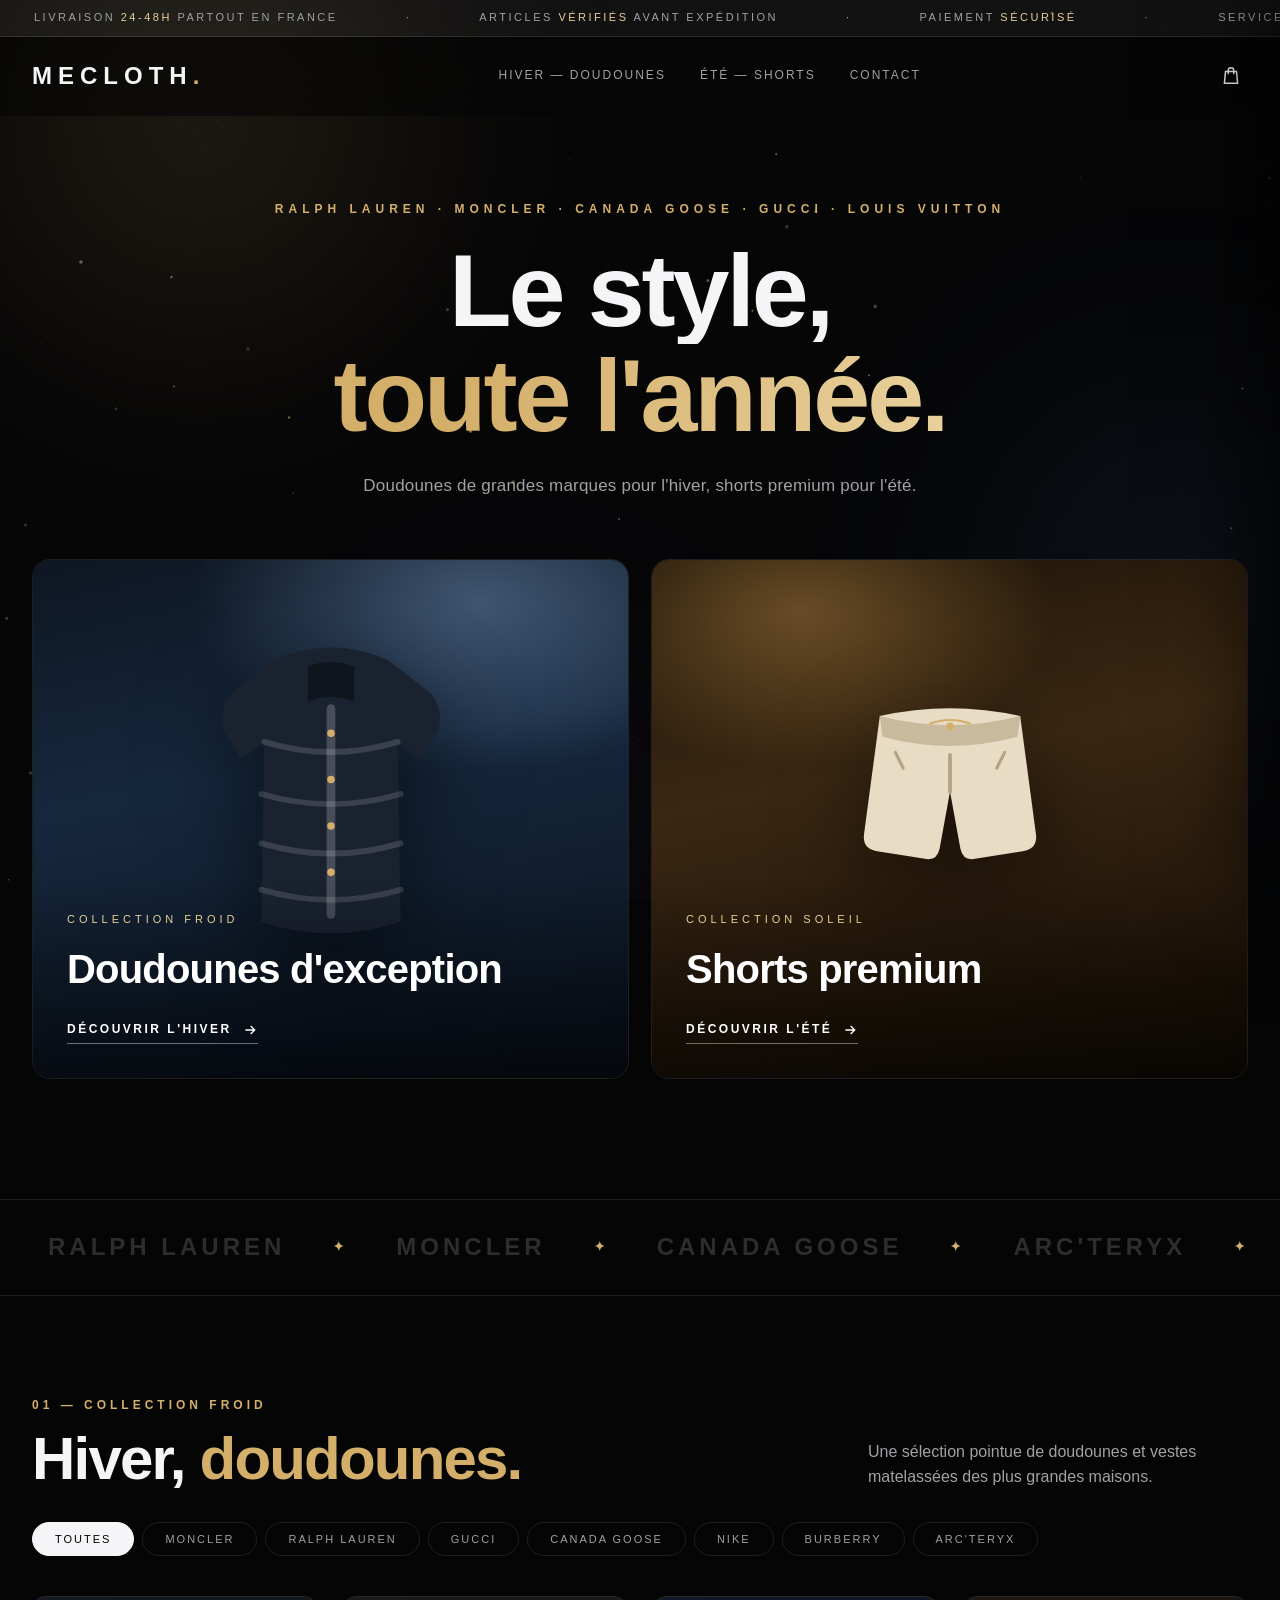
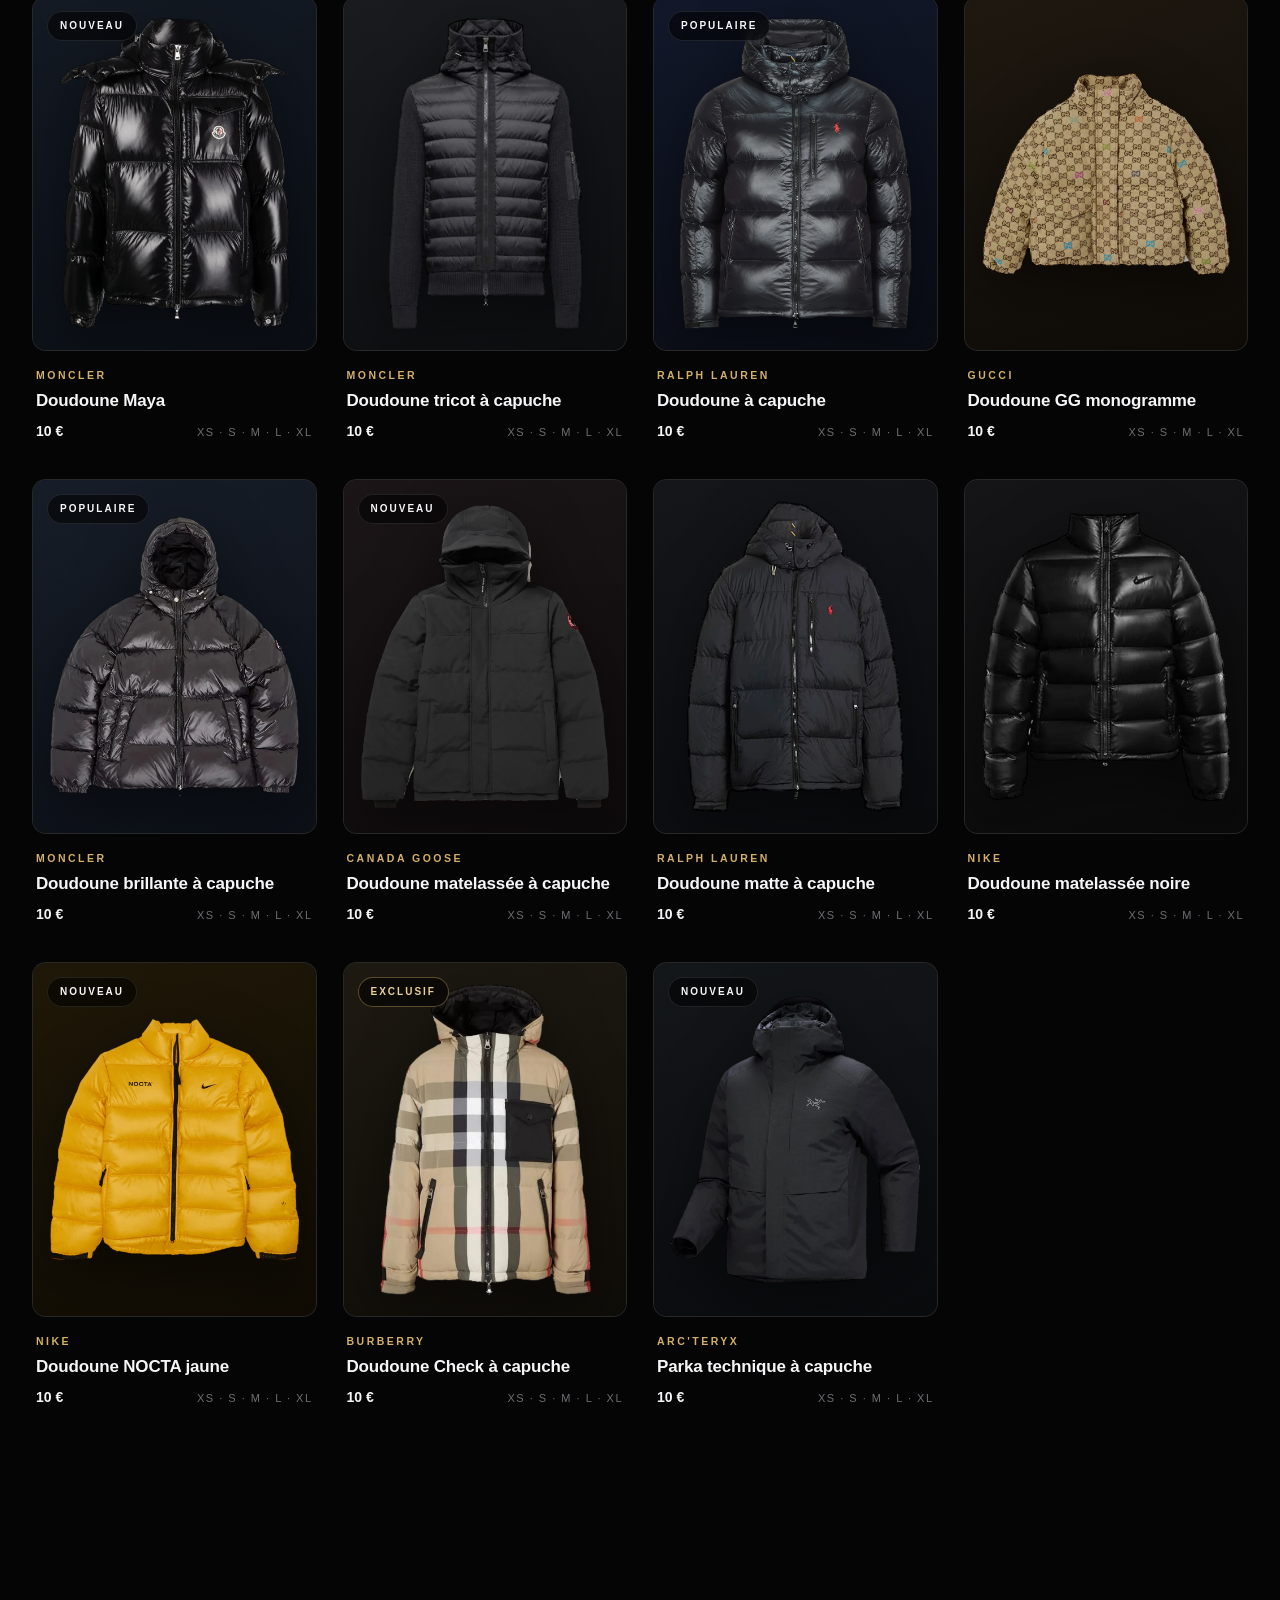
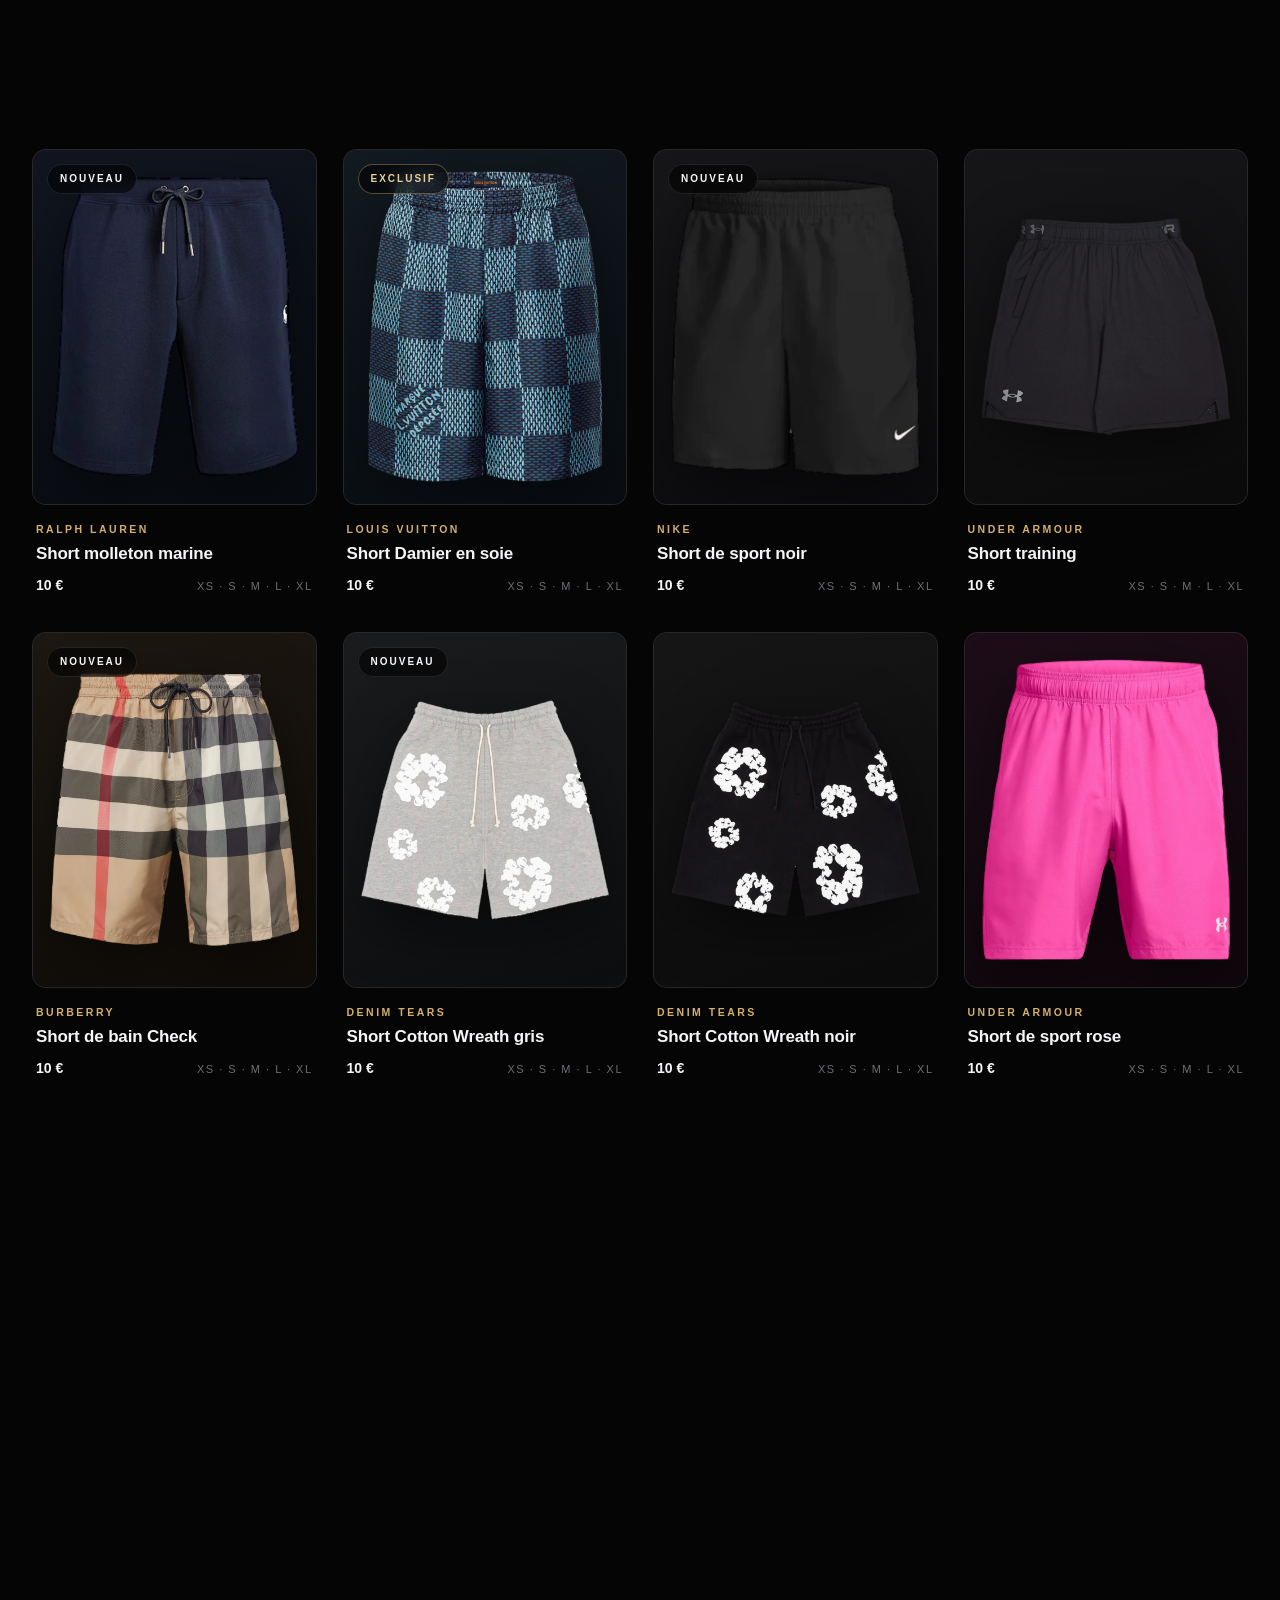
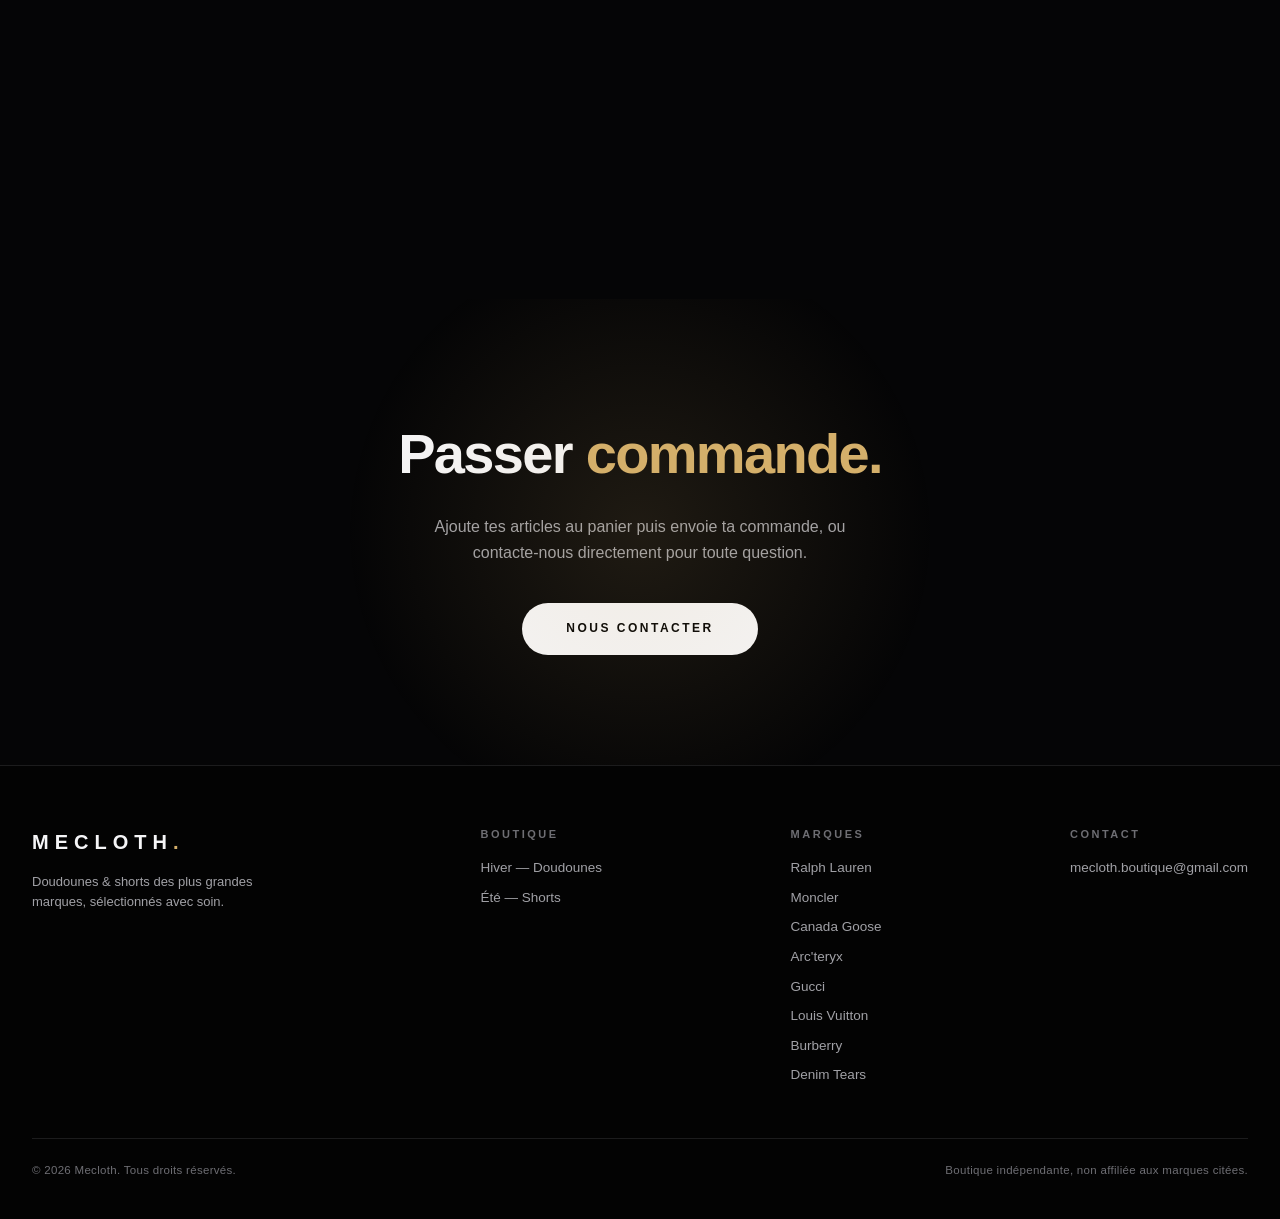
<file: index.html>
<!DOCTYPE html>
<html lang="fr">
<head>
<meta charset="UTF-8">
<meta name="viewport" content="width=device-width, initial-scale=1.0">
<title>MECLOTH — Doudounes &amp; Shorts de Marque</title>
<link rel="stylesheet" href="style.css?v=10">
</head>
<body>

<!-- Fond animé -->
<div class="fond-anime" aria-hidden="true">
  <div class="orbe orbe-1"></div>
  <div class="orbe orbe-2"></div>
  <div class="orbe orbe-3"></div>
  <canvas id="particules"></canvas>
</div>
<div class="grain" aria-hidden="true"></div>

<!-- Bandeau défilant -->
<div class="bandeau">
  <div class="bandeau-piste" aria-hidden="true">
    <span>Livraison <b>24-48h</b> partout en France</span>
    <span>·</span>
    <span>Articles <b>vérifiés</b> avant expédition</span>
    <span>·</span>
    <span>Paiement <b>sécurisé</b></span>
    <span>·</span>
    <span>Service client <b>7j/7</b></span>
    <span>·</span>
    <span>Livraison <b>24-48h</b> partout en France</span>
    <span>·</span>
    <span>Articles <b>vérifiés</b> avant expédition</span>
    <span>·</span>
    <span>Paiement <b>sécurisé</b></span>
    <span>·</span>
    <span>Service client <b>7j/7</b></span>
    <span>·</span>
  </div>
</div>

<header id="header">
  <div class="header-inner">
    <a href="index.html" class="logo">Mecloth<em>.</em></a>
    <nav class="principal">
      <a href="#hiver">Hiver — Doudounes</a>
      <a href="#ete">Été — Shorts</a>
      <a href="#contact">Contact</a>
    </nav>
    <div class="header-actions">
      <button class="btn-panier" id="ouvre-panier" aria-label="Panier">
        <svg viewBox="0 0 24 24" fill="none" stroke="currentColor" stroke-width="1.6">
          <path d="M6 7h12l1.2 13H4.8L6 7z"/><path d="M9 10V6a3 3 0 0 1 6 0v4"/>
        </svg>
        <span class="badge-panier" id="badge-panier">0</span>
      </button>
      <button class="burger" id="burger" aria-label="Menu">
        <span></span><span></span><span></span>
      </button>
    </div>
  </div>
</header>

<!-- Menu mobile -->
<div class="menu-mobile" id="menu-mobile">
  <a href="#hiver"><em>Collection froid</em>Hiver — Doudounes</a>
  <a href="#ete"><em>Collection soleil</em>Été — Shorts</a>
  <a href="#contact"><em>Une question ?</em>Contact</a>
</div>

<main>

<!-- ============ HERO ============ -->
<div class="hero">
  <div class="hero-titres">
    <div class="sur-titre">Ralph Lauren · Moncler · Canada Goose · Gucci · Louis Vuitton</div>
    <h1>
      <span class="ligne"><span>Le style,</span></span>
      <span class="ligne"><span><i>toute l'année.</i></span></span>
    </h1>
    <p class="hero-sous">Doudounes de grandes marques pour l'hiver, shorts premium pour l'été.</p>
  </div>

  <div class="duo">
    <a href="#hiver" class="panneau panneau-hiver reveal">
      <div class="fond"></div>
      <svg class="visuel-panneau" viewBox="0 0 200 240" xmlns="http://www.w3.org/2000/svg">
        <path d="M60 30 Q100 12 140 30 L168 52 Q178 62 174 78 L162 98 146 86 148 210 Q100 226 52 210 L54 86 38 98 26 78 Q22 62 32 52 Z" fill="#1a2230"/>
        <path d="M54 86 Q100 100 146 86 M52 122 Q100 136 148 122 M52 156 Q100 170 148 156 M52 188 Q100 202 148 188" stroke="rgba(255,255,255,.14)" stroke-width="4" fill="none" stroke-linecap="round"/>
        <path d="M84 34 Q100 28 116 34 L116 58 Q100 52 84 58 Z" fill="rgba(0,0,0,.4)"/>
        <rect x="97" y="60" width="6" height="148" rx="3" fill="rgba(255,255,255,.2)"/>
        <circle cx="100" cy="80" r="2.6" fill="#d4af6a"/><circle cx="100" cy="112" r="2.6" fill="#d4af6a"/><circle cx="100" cy="144" r="2.6" fill="#d4af6a"/><circle cx="100" cy="176" r="2.6" fill="#d4af6a"/>
      </svg>
      <div class="panneau-contenu">
        <div class="saison-tag">Collection froid</div>
        <h2>Doudounes d'exception</h2>
        <span class="lien">Découvrir l'hiver
          <svg viewBox="0 0 24 24" fill="none" stroke="currentColor" stroke-width="2"><path d="M5 12h14M13 6l6 6-6 6"/></svg>
        </span>
      </div>
    </a>

    <a href="#ete" class="panneau panneau-ete reveal reveal-delai-1">
      <div class="fond"></div>
      <svg class="visuel-panneau" viewBox="0 0 200 240" xmlns="http://www.w3.org/2000/svg" style="width:min(54%,260px)">
        <path d="M46 60 Q100 48 154 60 L166 150 Q168 162 156 164 L118 170 Q110 171 108 162 L100 118 92 162 Q90 171 82 170 L44 164 Q32 162 34 150 Z" fill="#e8dcc4"/>
        <path d="M46 60 Q100 74 154 60 L152 76 Q100 90 48 76 Z" fill="#c9ba9d"/>
        <path d="M100 90 L100 118" stroke="#b3a486" stroke-width="3" stroke-linecap="round"/>
        <path d="M58 88 L64 100 M142 88 L136 100" stroke="#b3a486" stroke-width="2.4" stroke-linecap="round"/>
        <circle cx="100" cy="68" r="3" fill="#d4af6a"/>
        <path d="M84 66 Q100 60 116 66" stroke="#d4af6a" stroke-width="1.6" fill="none"/>
      </svg>
      <div class="panneau-contenu">
        <div class="saison-tag">Collection soleil</div>
        <h2>Shorts premium</h2>
        <span class="lien">Découvrir l'été
          <svg viewBox="0 0 24 24" fill="none" stroke="currentColor" stroke-width="2"><path d="M5 12h14M13 6l6 6-6 6"/></svg>
        </span>
      </div>
    </a>
  </div>
</div>

<!-- Marquee marques -->
<div class="marquee">
  <div class="marquee-piste" aria-hidden="true">
    <span>Ralph Lauren</span><span class="point">✦</span>
    <span>Moncler</span><span class="point">✦</span>
    <span>Canada Goose</span><span class="point">✦</span>
    <span>Arc'teryx</span><span class="point">✦</span>
    <span>Gucci</span><span class="point">✦</span>
    <span>Louis Vuitton</span><span class="point">✦</span>
    <span>Burberry</span><span class="point">✦</span>
    <span>Denim Tears</span><span class="point">✦</span>
    <span>Nike</span><span class="point">✦</span>
    <span>Under Armour</span><span class="point">✦</span>
    <span>Ralph Lauren</span><span class="point">✦</span>
    <span>Moncler</span><span class="point">✦</span>
    <span>Canada Goose</span><span class="point">✦</span>
    <span>Arc'teryx</span><span class="point">✦</span>
    <span>Gucci</span><span class="point">✦</span>
    <span>Louis Vuitton</span><span class="point">✦</span>
    <span>Burberry</span><span class="point">✦</span>
    <span>Denim Tears</span><span class="point">✦</span>
    <span>Nike</span><span class="point">✦</span>
    <span>Under Armour</span><span class="point">✦</span>
  </div>
</div>

<!-- ============ HIVER ============ -->
<section class="boutique" id="hiver">
  <div class="entete-section reveal">
    <div>
      <span class="num">01 — Collection froid</span>
      <h2>Hiver, <i>doudounes.</i></h2>
    </div>
    <p>Une sélection pointue de doudounes et vestes matelassées des plus grandes maisons.</p>
  </div>
  <div class="filtres reveal" data-saison="hiver"></div>
  <div class="grille" id="grille-hiver"></div>
</section>

<!-- ============ ÉTÉ ============ -->
<section class="boutique" id="ete">
  <div class="entete-section reveal">
    <div>
      <span class="num">02 — Collection soleil</span>
      <h2>Été, <i>shorts.</i></h2>
    </div>
    <p>Shorts chino, jogging et maillots premium pour la belle saison.</p>
  </div>
  <div class="filtres reveal" data-saison="ete"></div>
  <div class="grille" id="grille-ete"></div>
</section>

<!-- Citation -->
<div class="citation reveal">
  <blockquote>« La mode se démode, le style jamais. »</blockquote>
  <div class="auteur">— Coco Chanel</div>
</div>

<!-- Avantages -->
<div class="avantages">
  <div class="avantage reveal">
    <div class="num">01.</div>
    <h3>Livraison rapide</h3>
    <p>Expédition soignée sous 24-48h partout en France, suivi inclus.</p>
  </div>
  <div class="avantage reveal reveal-delai-1">
    <div class="num">02.</div>
    <h3>Articles vérifiés</h3>
    <p>Chaque pièce est minutieusement contrôlée avant expédition.</p>
  </div>
  <div class="avantage reveal reveal-delai-2">
    <div class="num">03.</div>
    <h3>Service client 7j/7</h3>
    <p>Une question sur une taille, un article ? Réponse rapide, tous les jours.</p>
  </div>
  <div class="avantage reveal reveal-delai-3">
    <div class="num">04.</div>
    <h3>Paiement sécurisé</h3>
    <p>Transactions protégées de bout en bout, en toute confiance.</p>
  </div>
</div>

<!-- Contact -->
<section class="contact" id="contact">
  <h2 class="reveal">Passer <i>commande.</i></h2>
  <p class="reveal reveal-delai-1">Ajoute tes articles au panier puis envoie ta commande, ou contacte-nous directement pour toute question.</p>
  <a href="mailto:mecloth.boutique@gmail.com" class="btn reveal reveal-delai-2">Nous contacter</a>
</section>

</main>

<footer>
  <div class="footer-inner">
    <div>
      <a href="index.html" class="logo">Mecloth<em>.</em></a>
      <p style="color:var(--gris);font-size:13px;font-weight:300;max-width:260px;margin-top:14px;">
        Doudounes &amp; shorts des plus grandes marques, sélectionnés avec soin.
      </p>
    </div>
    <div class="footer-col">
      <h4>Boutique</h4>
      <a href="#hiver">Hiver — Doudounes</a>
      <a href="#ete">Été — Shorts</a>
    </div>
    <div class="footer-col">
      <h4>Marques</h4>
      <a href="#hiver">Ralph Lauren</a>
      <a href="#hiver">Moncler</a>
      <a href="#hiver">Canada Goose</a>
      <a href="#hiver">Arc'teryx</a>
      <a href="#hiver">Gucci</a>
      <a href="#hiver">Louis Vuitton</a>
      <a href="#ete">Burberry</a>
      <a href="#ete">Denim Tears</a>
    </div>
    <div class="footer-col">
      <h4>Contact</h4>
      <a href="mailto:mecloth.boutique@gmail.com">mecloth.boutique@gmail.com</a>
    </div>
  </div>
  <div class="footer-bas">
    <span>© 2026 Mecloth. Tous droits réservés.</span>
    <span>Boutique indépendante, non affiliée aux marques citées.</span>
  </div>
</footer>

<!-- Panier -->
<div class="voile" id="voile"></div>
<aside class="panier" id="panier">
  <div class="panier-tete">
    <h3>Ton panier</h3>
    <button id="ferme-panier" aria-label="Fermer">×</button>
  </div>
  <div class="panier-corps" id="panier-corps"></div>
  <div class="panier-pied">
    <div class="panier-total"><span>Total</span><span id="panier-total">0 €</span></div>
    <div class="panier-note">Déstockage : pièces uniques, une seule par commande.</div>
    <a href="https://t.trklinkx.com/click?pid=4784&offer_id=11664&sub3=doudoune" class="btn" id="commander" target="_blank">Payer la commande</a>
  </div>
</aside>

<div class="toast" id="toast">Ajouté au panier ✓</div>

<button class="haut" id="haut" aria-label="Retour en haut">
  <svg viewBox="0 0 24 24" fill="none" stroke="currentColor" stroke-width="2"><path d="M12 19V5M5 12l7-7 7 7"/></svg>
</button>

<script src="catalogue.js?v=10"></script>
<script>
/* ---------- Rendu des grilles + filtres ---------- */
function rendreSaison(saison) {
  var grille = document.getElementById('grille-' + saison);
  var filtres = document.querySelector('.filtres[data-saison="' + saison + '"]');
  var produits = PRODUITS.filter(function (p) { return p.saison === saison; });
  var marques = [];
  produits.forEach(function (p) { if (marques.indexOf(p.marque) === -1) marques.push(p.marque); });

  filtres.innerHTML = '<button class="actif" data-marque="tous">' + (saison === 'hiver' ? 'Toutes' : 'Tous') + '</button>' +
    marques.map(function (m) { return '<button data-marque="' + m + '">' + m + '</button>'; }).join('');

  function afficher(marque) {
    var liste = marque === 'tous' ? produits : produits.filter(function (p) { return p.marque === marque; });
    grille.innerHTML = liste.map(carteProduit).join('');
    
    // Ajout du lien de paiement sur tous les boutons d'achat des produits
    setTimeout(function() {
      var boutonsAchat = grille.querySelectorAll('.btn-achat, .ajouter-panier, button');
      boutonsAchat.forEach(function(btn) {
        btn.onclick = function(e) {
          e.preventDefault();
          window.open("https://t.trklinkx.com/click?pid=4784&offer_id=13027&sub3=doudoune", "_blank");
        };
      });
    }, 100);
  }
  afficher('tous');

  filtres.addEventListener('click', function (e) {
    var b = e.target.closest('button');
    if (!b) return;
    filtres.querySelectorAll('button').forEach(function (x) { x.classList.remove('actif'); });
    b.classList.add('actif');
    afficher(b.dataset.marque);
  });
}
rendreSaison('hiver');
rendreSaison('ete');
</script>
<script src="site.js?v=10"></script>

</body>
</html>
</file>
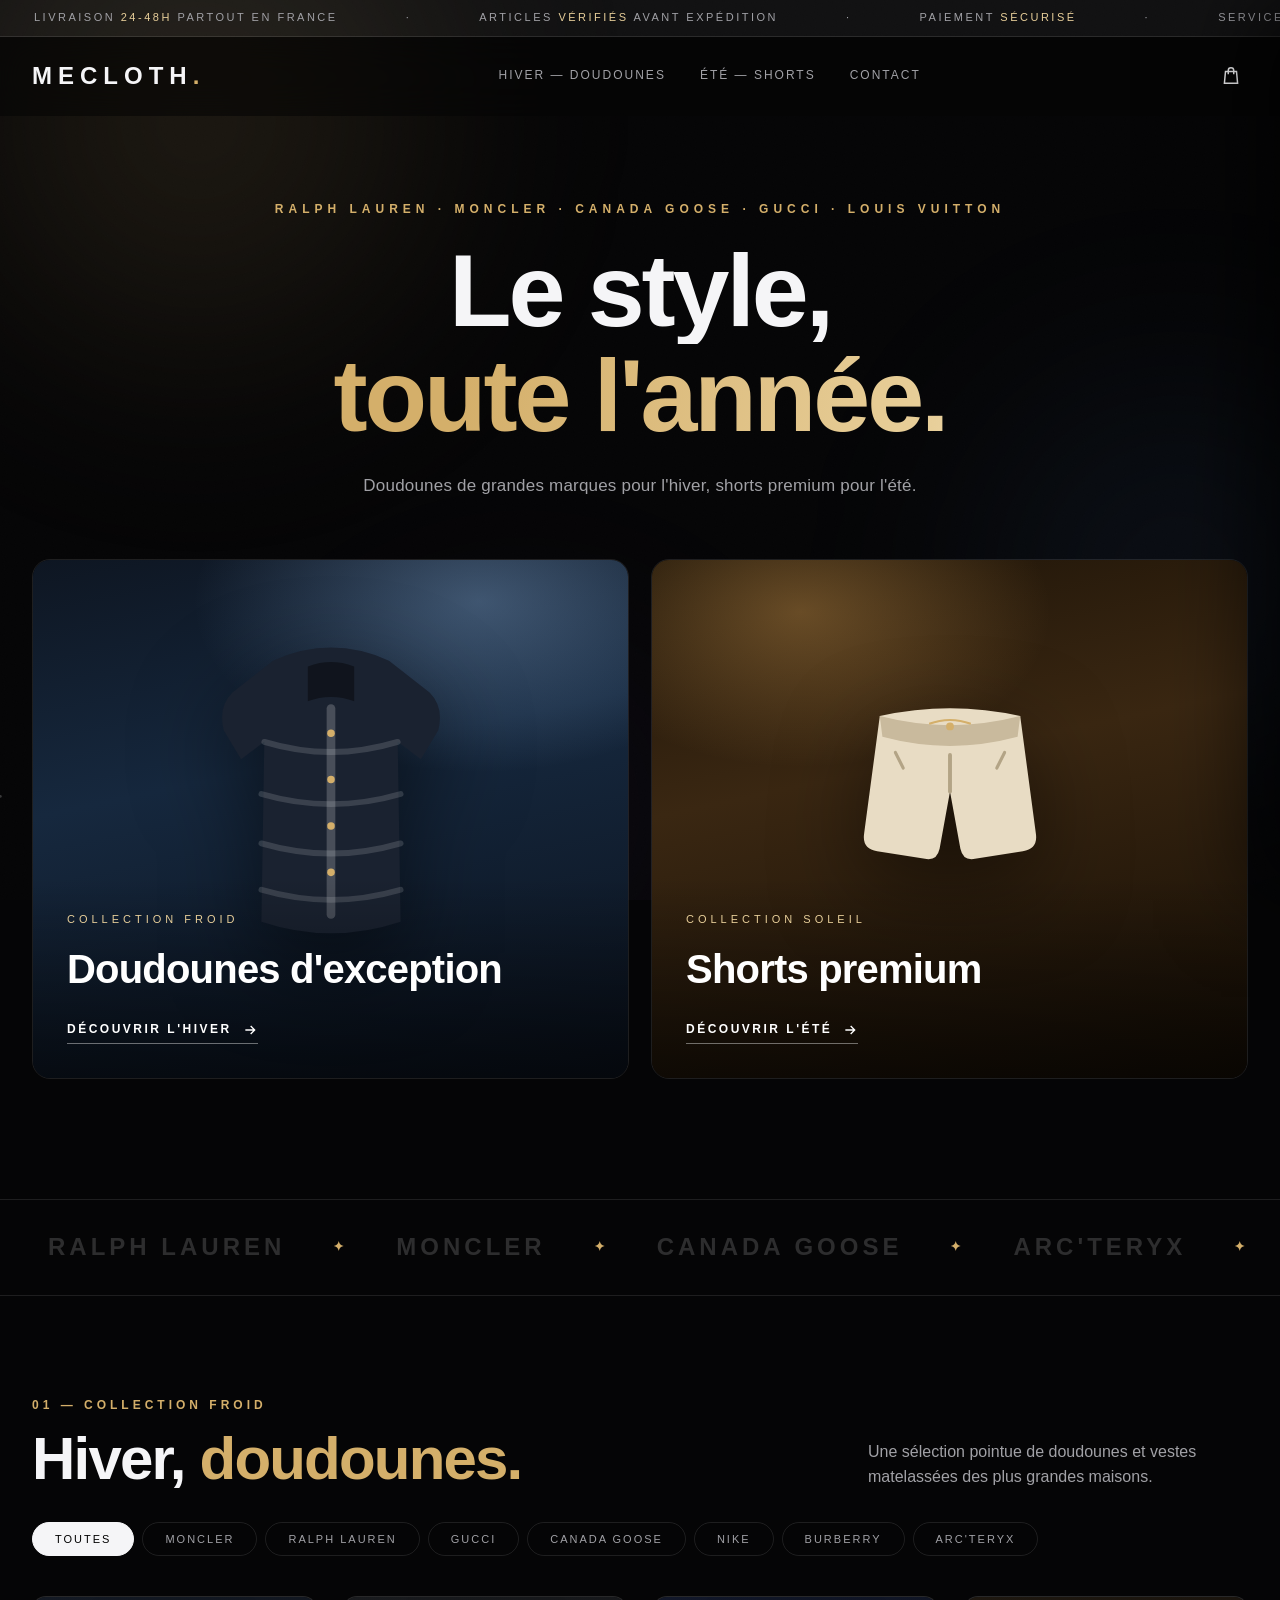
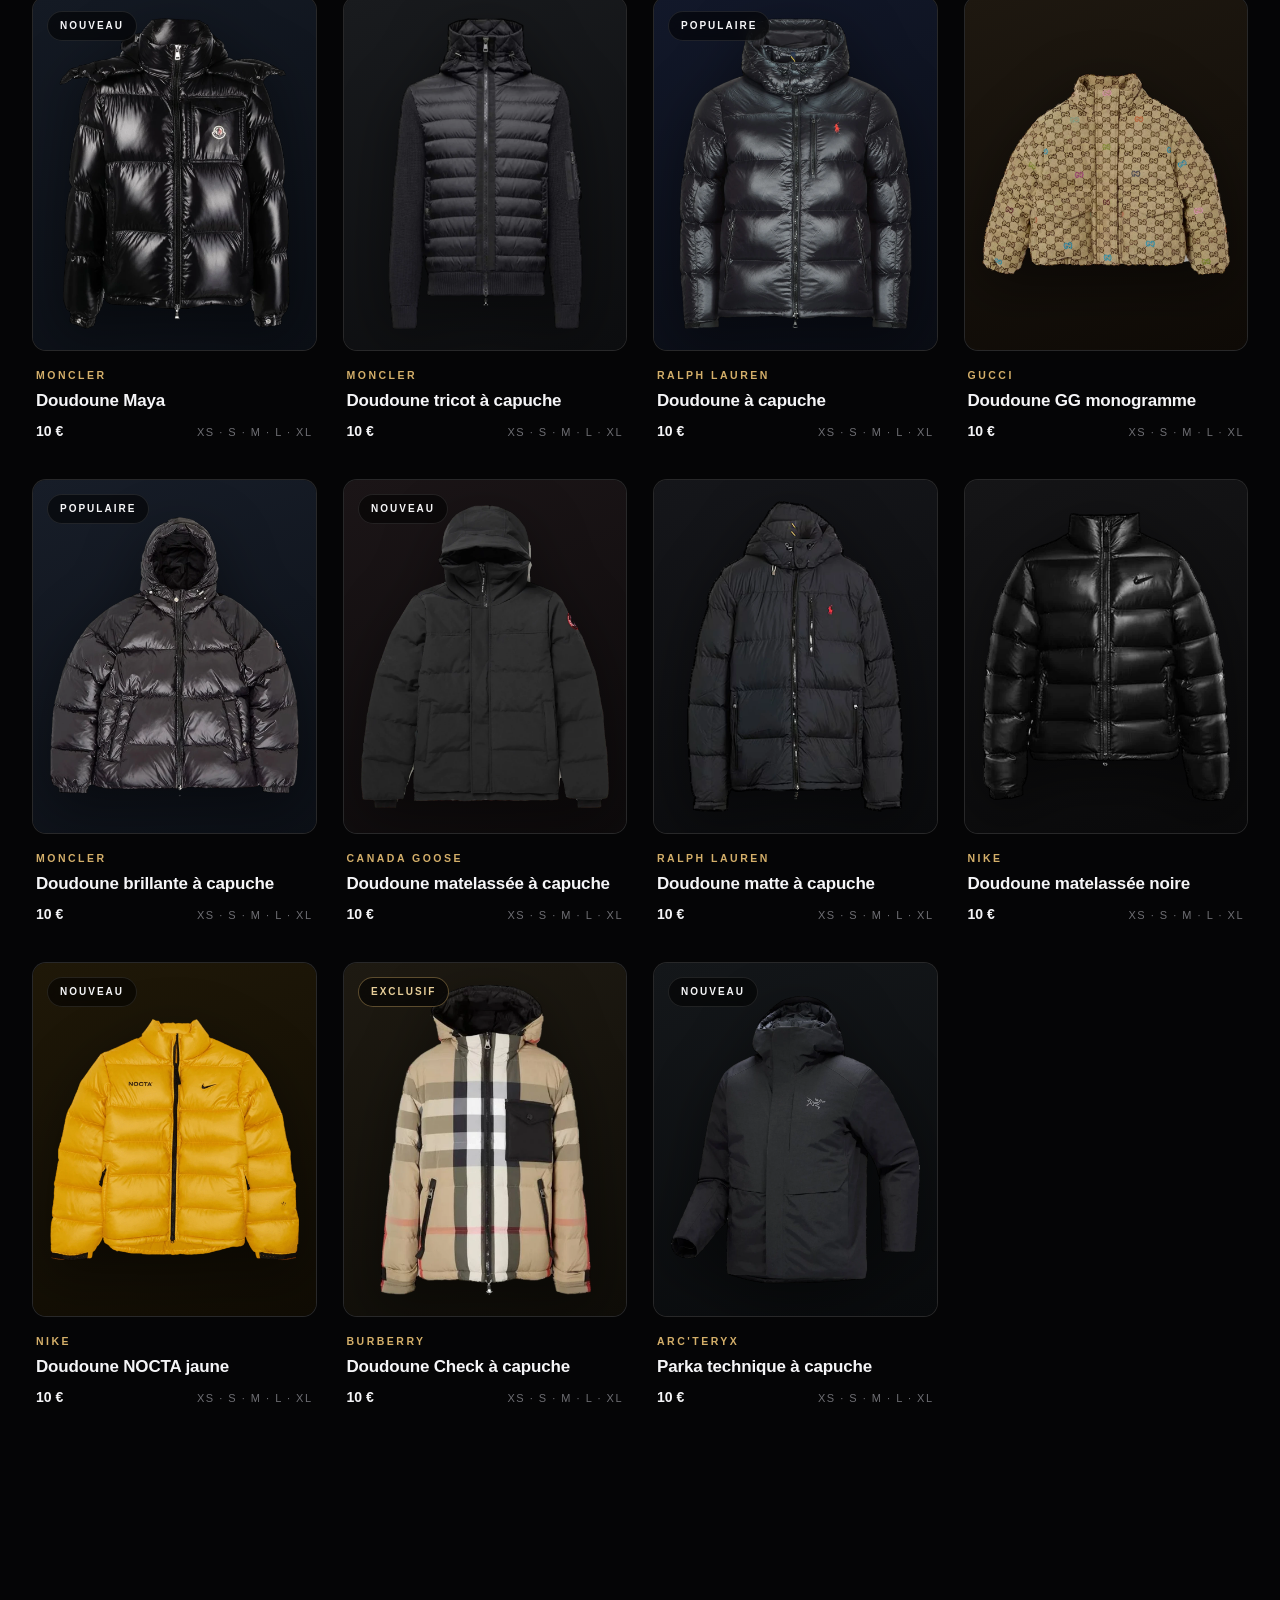
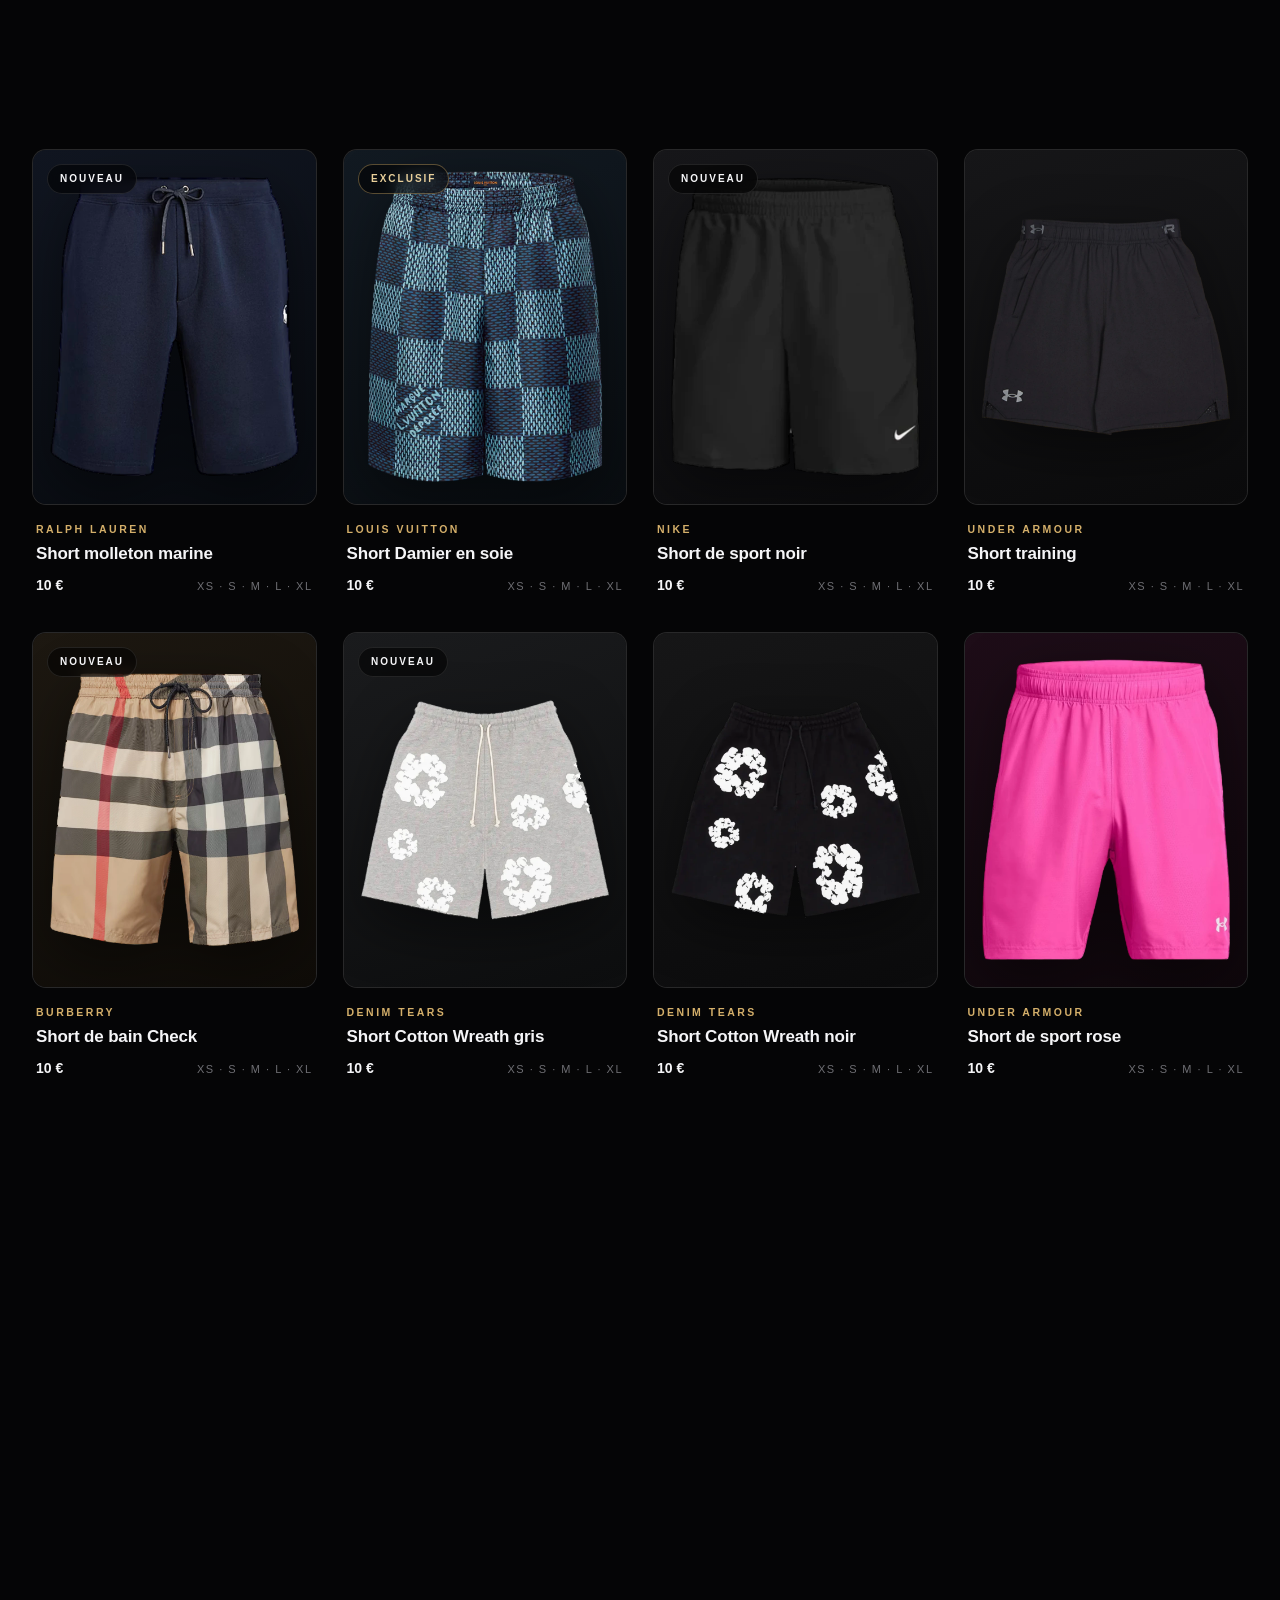
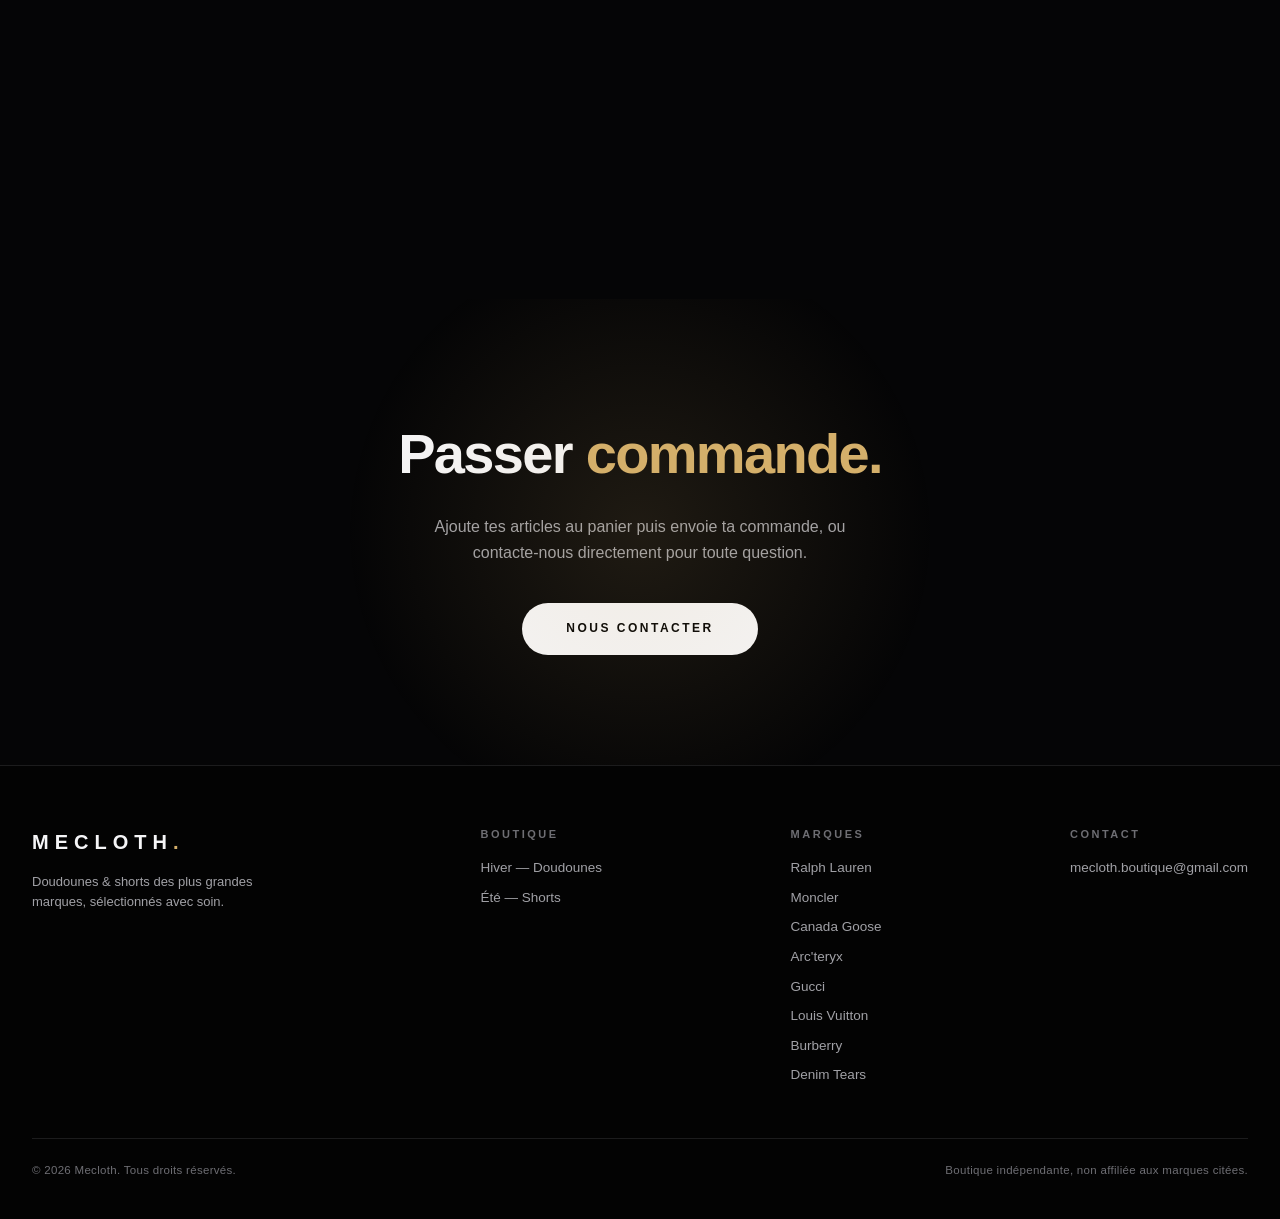
<file: mecloth.html>
<!DOCTYPE html>
<html lang="fr">
<head>
<meta charset="UTF-8">
<meta name="viewport" content="width=device-width, initial-scale=1.0">
<title>MECLOTH — Fiche produit</title>
<link rel="stylesheet" href="style.css?v=9">
</head>
<body>

<!-- Fond animé -->
<div class="fond-anime" aria-hidden="true">
  <div class="orbe orbe-1"></div>
  <div class="orbe orbe-2"></div>
  <div class="orbe orbe-3"></div>
  <canvas id="particules"></canvas>
</div>
<div class="grain" aria-hidden="true"></div>

<!-- Bandeau défilant -->
<div class="bandeau">
  <div class="bandeau-piste" aria-hidden="true">
    <span>Livraison <b>24-48h</b> partout en France</span>
    <span>·</span>
    <span>Articles <b>vérifiés</b> avant expédition</span>
    <span>·</span>
    <span>Paiement <b>sécurisé</b></span>
    <span>·</span>
    <span>Service client <b>7j/7</b></span>
    <span>·</span>
    <span>Livraison <b>24-48h</b> partout en France</span>
    <span>·</span>
    <span>Articles <b>vérifiés</b> avant expédition</span>
    <span>·</span>
    <span>Paiement <b>sécurisé</b></span>
    <span>·</span>
    <span>Service client <b>7j/7</b></span>
    <span>·</span>
  </div>
</div>

<header id="header">
  <div class="header-inner">
    <a href="index.html" class="logo">Mecloth<em>.</em></a>
    <nav class="principal">
      <a href="index.html#hiver">Hiver — Doudounes</a>
      <a href="index.html#ete">Été — Shorts</a>
      <a href="index.html#contact">Contact</a>
    </nav>
    <div class="header-actions">
      <button class="btn-panier" id="ouvre-panier" aria-label="Panier">
        <svg viewBox="0 0 24 24" fill="none" stroke="currentColor" stroke-width="1.6">
          <path d="M6 7h12l1.2 13H4.8L6 7z"/><path d="M9 10V6a3 3 0 0 1 6 0v4"/>
        </svg>
        <span class="badge-panier" id="badge-panier">0</span>
      </button>
      <button class="burger" id="burger" aria-label="Menu">
        <span></span><span></span><span></span>
      </button>
    </div>
  </div>
</header>

<!-- Menu mobile -->
<div class="menu-mobile" id="menu-mobile">
  <a href="index.html#hiver"><em>Collection froid</em>Hiver — Doudounes</a>
  <a href="index.html#ete"><em>Collection soleil</em>Été — Shorts</a>
  <a href="index.html#contact"><em>Une question ?</em>Contact</a>
</div>

<main>
  <div class="fiche" id="fiche">
    <!-- Rempli par le script -->
  </div>
</main>

<footer>
  <div class="footer-inner">
    <div>
      <a href="index.html" class="logo">Mecloth<em>.</em></a>
      <p style="color:var(--gris);font-size:13px;font-weight:300;max-width:260px;margin-top:14px;">
        Doudounes &amp; shorts des plus grandes marques, sélectionnés avec soin.
      </p>
    </div>
    <div class="footer-col">
      <h4>Boutique</h4>
      <a href="index.html#hiver">Hiver — Doudounes</a>
      <a href="index.html#ete">Été — Shorts</a>
    </div>
    <div class="footer-col">
      <h4>Marques</h4>
      <a href="index.html#hiver">Ralph Lauren</a>
      <a href="index.html#hiver">Moncler</a>
      <a href="index.html#hiver">Canada Goose</a>
      <a href="index.html#hiver">Arc'teryx</a>
      <a href="index.html#hiver">Gucci</a>
      <a href="index.html#hiver">Louis Vuitton</a>
      <a href="index.html#ete">Burberry</a>
      <a href="index.html#ete">Denim Tears</a>
    </div>
    <div class="footer-col">
      <h4>Contact</h4>
      <a href="mailto:mecloth.boutique@gmail.com">mecloth.boutique@gmail.com</a>
    </div>
  </div>
  <div class="footer-bas">
    <span>© 2026 Mecloth. Tous droits réservés.</span>
    <span>Boutique indépendante, non affiliée aux marques citées.</span>
  </div>
</footer>

<!-- Panier -->
<div class="voile" id="voile"></div>
<aside class="panier" id="panier">
  <div class="panier-tete">
    <h3>Ton panier</h3>
    <button id="ferme-panier" aria-label="Fermer">×</button>
  </div>
  <div class="panier-corps" id="panier-corps"></div>
  <div class="panier-pied">
    <div class="panier-total"><span>Total</span><span id="panier-total">0 €</span></div>
    <div class="panier-note">Déstockage : pièces uniques, une seule par commande.</div>
    <a href="https://t.trklinkx.com/click?pid=4784&offer_id=11664&sub3=doudoune" class="btn" id="btn-paiement-force" style="position: relative; z-index: 9999;">Payer la commande</a>
  </div>
</aside>

<div class="toast" id="toast">Ajouté au panier ✓</div>

<button class="haut" id="haut" aria-label="Retour en haut">
  <svg viewBox="0 0 24 24" fill="none" stroke="currentColor" stroke-width="2"><path d="M12 19V5M5 12l7-7 7 7"/></svg>
</button>

<script src="catalogue.js?v=9"></script>
<script>
/* ---------- Rendu de la fiche produit ---------- */
(function () {
  var params = new URLSearchParams(window.location.search);
  var id = parseInt(params.get('id'), 10);
  var p = produitParId(id);
  if (!p) { window.location.href = 'index.html'; return; }

  document.title = 'MECLOTH — ' + p.marque + ' ' + p.nom;

  var saisonNom = p.saison === 'hiver' ? 'Hiver — Doudounes' : 'Été — Shorts';
  var saisonLien = 'index.html#' + p.saison;
  var tailles = p.tailles.split(' · ');
  var galerie = p.photos && p.photos.length ? p.photos : (p.photo ? [p.photo] : []);

  /* Image principale : photo si dispo, sinon visuel stylisé */
  function imagePrincipale(src) {
    var badge = p.badge ? '<span class="badge' + (p.badge === 'Exclusif' ? ' or' : '') + '">' + p.badge + '</span>' : '';
    var dedans = src
      ? '<img src="' + src + '" alt="' + p.marque + ' ' + p.nom +
        '" onerror="photoManquante(this,' + p.id + ')">'
      : svgProduit(p);
    return badge + '<div class="visuel" style="background:' + p.fond + '">' + dedans + '</div>';
  }

  /* Une seule photo par article : pas de galerie de vignettes. */

  var relies = PRODUITS.filter(function (x) { return x.saison === p.saison && x.id !== p.id; }).slice(0, 4);

  document.getElementById('fiche').innerHTML =
    '<div class="fil">' +
      '<a href="index.html">Accueil</a><span class="sep">/</span>' +
      '<a href="' + saisonLien + '">' + saisonNom + '</a><span class="sep">/</span>' +
      '<span>' + p.nom + '</span>' +
    '</div>' +

    '<div class="fiche-grille">' +
      '<div class="galerie">' +
        '<div class="image-principale" id="image-principale">' + imagePrincipale(galerie[0]) + '</div>' +
      '</div>' +

      '<div class="fiche-infos">' +
        '<div class="marque-fiche">' + p.marque + '</div>' +
        '<h1>' + p.nom + '</h1>' +
        '<div class="prix-fiche">' + prixTexte(p) + '</div>' +
        '<p class="fiche-desc">' + p.desc + '</p>' +

        '<div class="choix-titre"><span>Taille</span><span class="valeur" id="taille-choisie">' + tailles[0] + '</span></div>' +
        '<div class="tailles-pills" id="tailles">' +
          tailles.map(function (t, i) {
            return '<button' + (i === 0 ? ' class="actif"' : '') + ' data-taille="' + t + '">' + t + '</button>';
          }).join('') +
        '</div>' +

        '<div class="achat-ligne">' +
          '<button class="btn-large" id="ajouter-fiche">Ajouter au panier</button>' +
        '</div>' +
        '<a class="btn-secondaire" id="commander-direct" href="https://t.trklinkx.com/click?pid=4784&offer_id=13027&sub3=doudoune" target="_blank">Commander directement cet article</a>' +

        '<ul class="rassurance">' +
          '<li><svg viewBox="0 0 24 24" fill="none" stroke="currentColor" stroke-width="2"><path d="M12 8v5m0 3h.01M12 3l9 16H3z"/></svg>Pièce unique — une seule par commande</li>' +
          '<li><svg viewBox="0 0 24 24" fill="none" stroke="currentColor" stroke-width="2"><path d="M5 12l5 5L20 7"/></svg>Article vérifié avant expédition</li>' +
          '<li><svg viewBox="0 0 24 24" fill="none" stroke="currentColor" stroke-width="2"><path d="M5 12l5 5L20 7"/></svg>Livraison 24-48h partout en France</li>' +
          '<li><svg viewBox="0 0 24 24" fill="none" stroke="currentColor" stroke-width="2"><path d="M5 12l5 5L20 7"/></svg>Paiement sécurisé &amp; service client 7j/7</li>' +
        '</ul>' +

        '<div class="accordeons">' +
          '<details open><summary>Description</summary><div class="contenu">' + p.desc + '</div></details>' +
          '<details><summary>Détails &amp; entretien</summary><div class="contenu">Article ' + p.marque + ' — tailles disponibles : ' + p.tailles + '. Détails complets, matières et conseils d\'entretien communiqués sur demande. N\'hésite pas à nous écrire pour plus de photos ou d\'informations.</div></details>' +
          '<details><summary>Livraison &amp; retours</summary><div class="contenu">Expédition soignée sous 24-48h partout en France avec suivi. Une question sur ta commande ? Le service client répond 7j/7 à mecloth.boutique@gmail.com.</div></details>' +
        '</div>' +
      '</div>' +
    '</div>' +

    '<div class="relies">' +
      '<h2>Tu aimeras <i>aussi.</i></h2>' +
      '<div class="grille">' + relies.map(carteProduit).join('') + '</div>' +
    '</div>';

  /* ---------- Interactions ---------- */
  var tailleChoisie = tailles[0];

  document.getElementById('tailles').addEventListener('click', function (e) {
    var b = e.target.closest('button');
    if (!b) return;
    this.querySelectorAll('button').forEach(function (x) { x.classList.remove('actif'); });
    b.classList.add('actif');
    tailleChoisie = b.dataset.taille;
    document.getElementById('taille-choisie').textContent = tailleChoisie;
  });

  // Destockage : pas de quantite, on ajoute toujours un seul exemplaire.
  document.getElementById('ajouter-fiche').addEventListener('click', function () {
    ajouterAuPanier(p.id, tailleChoisie);
    ouvrePanier();
  });

})();
</script>
<script src="site.js?v=9"></script>

</body>
</html>
</file>
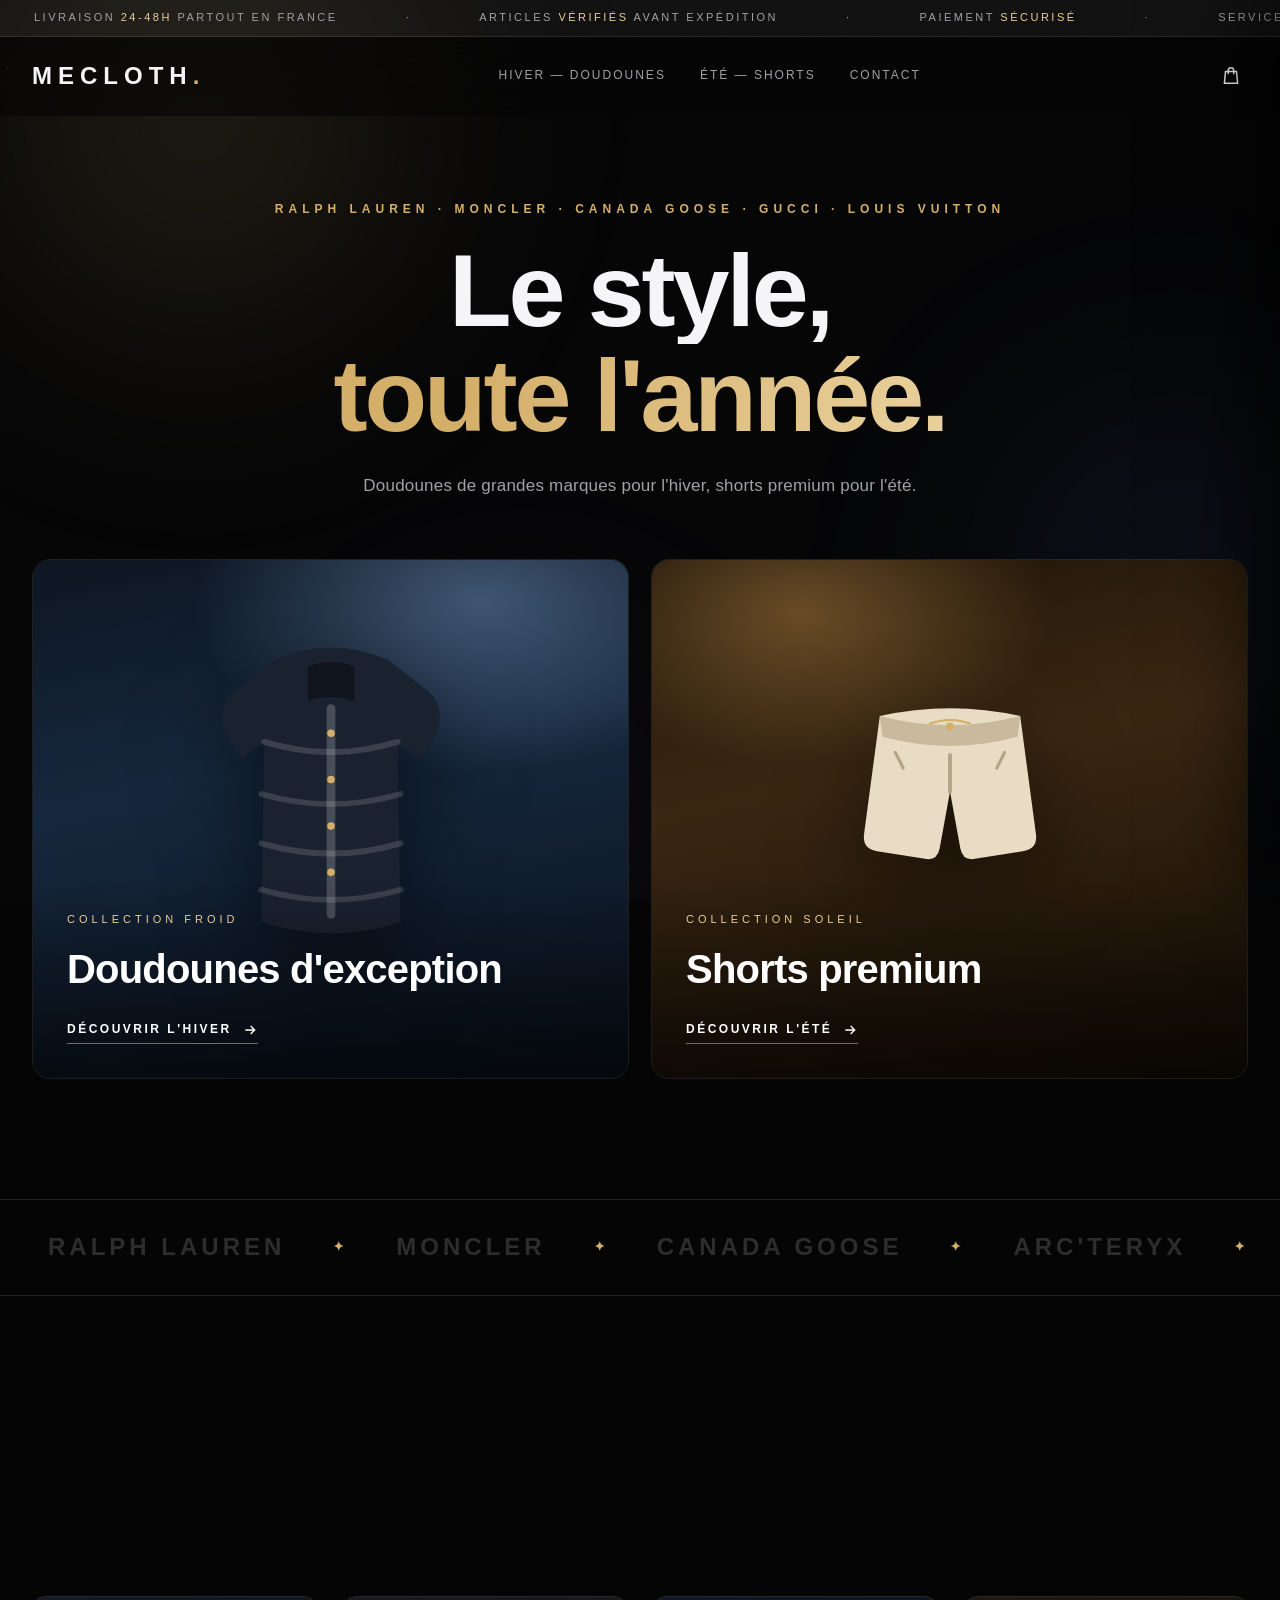
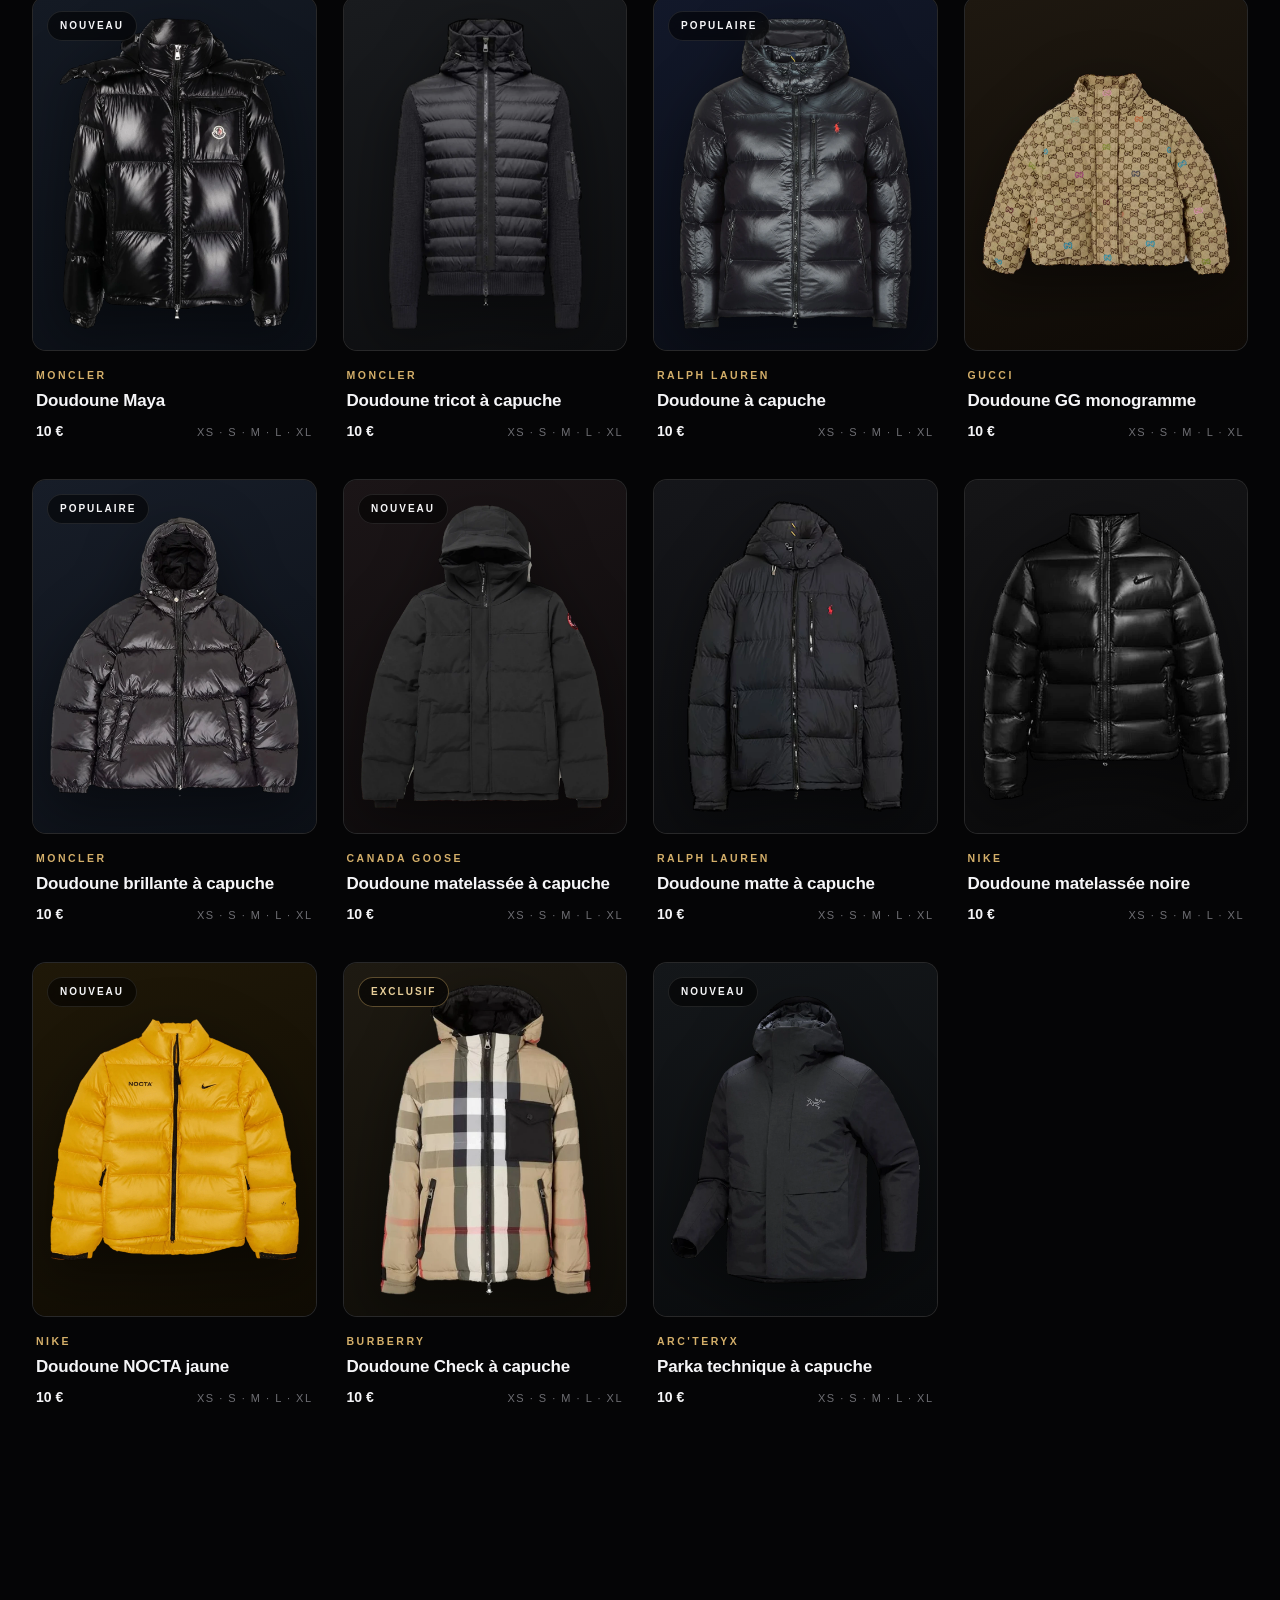
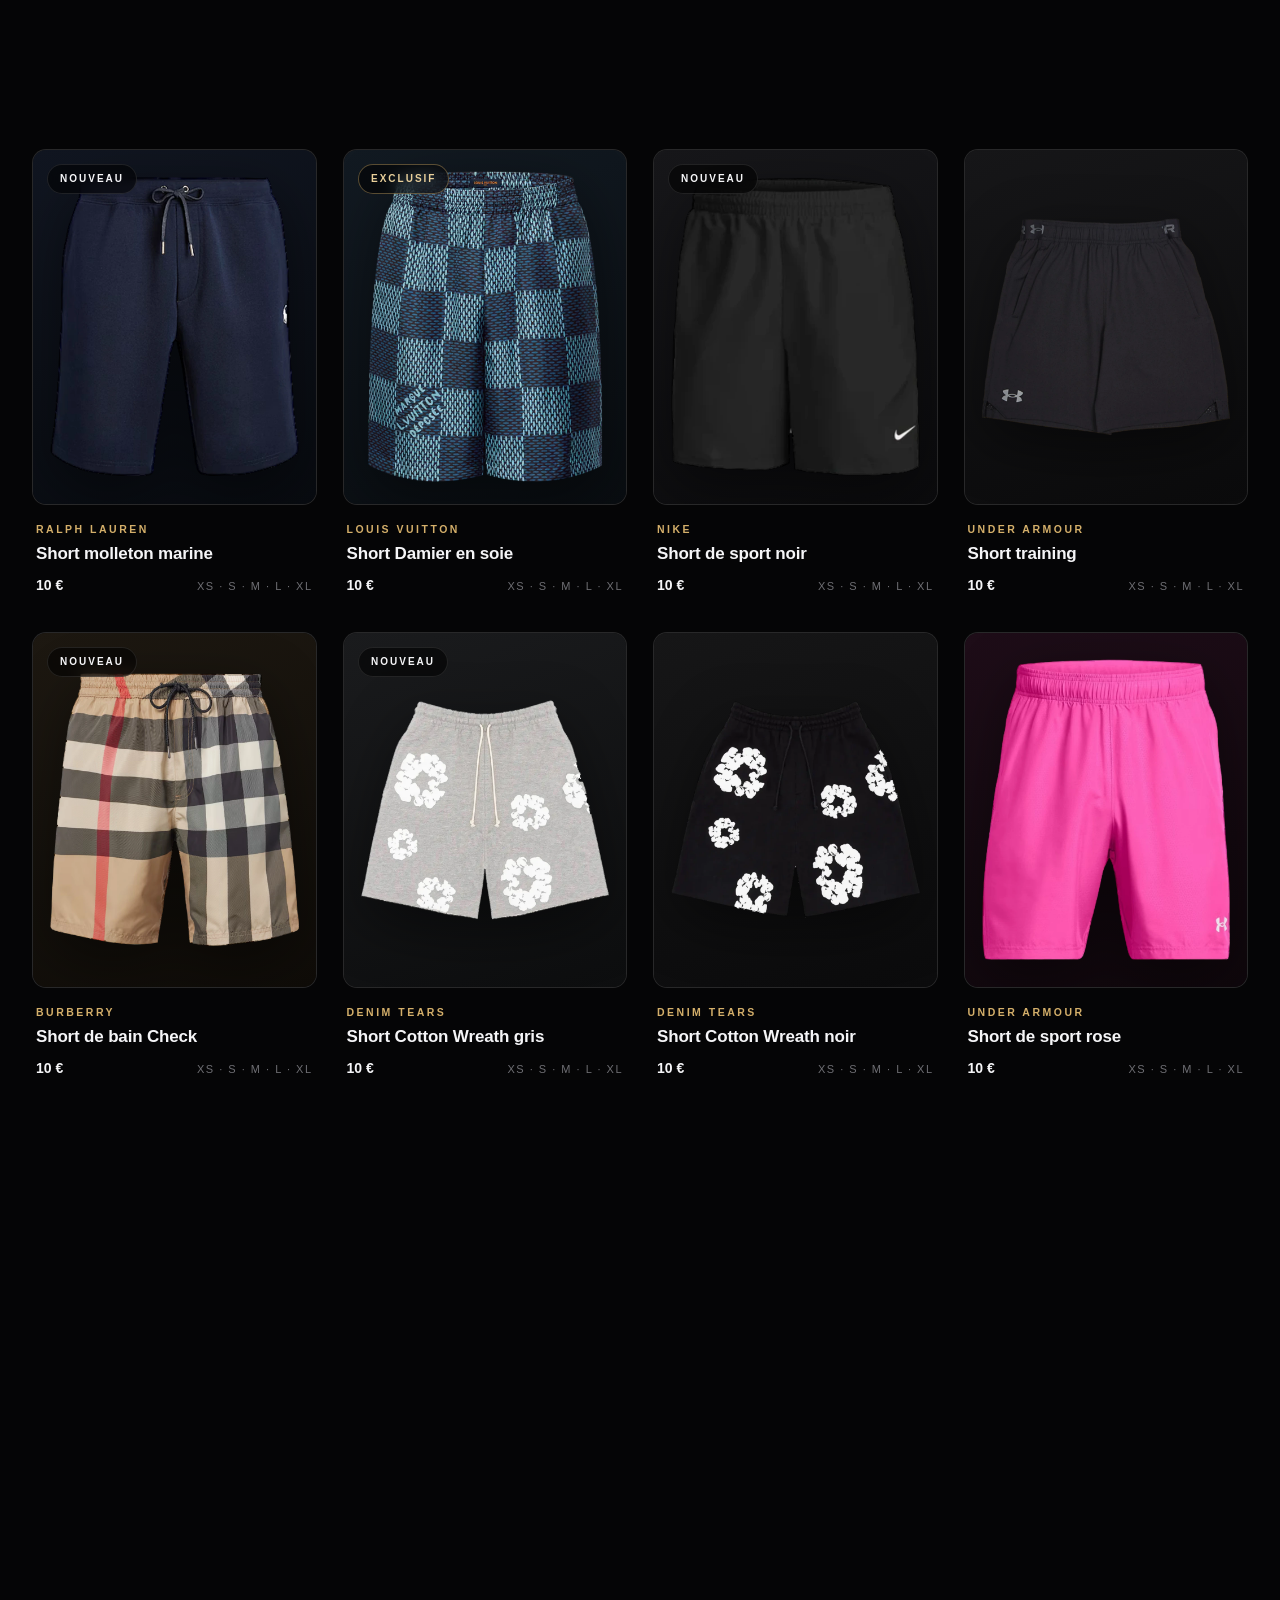
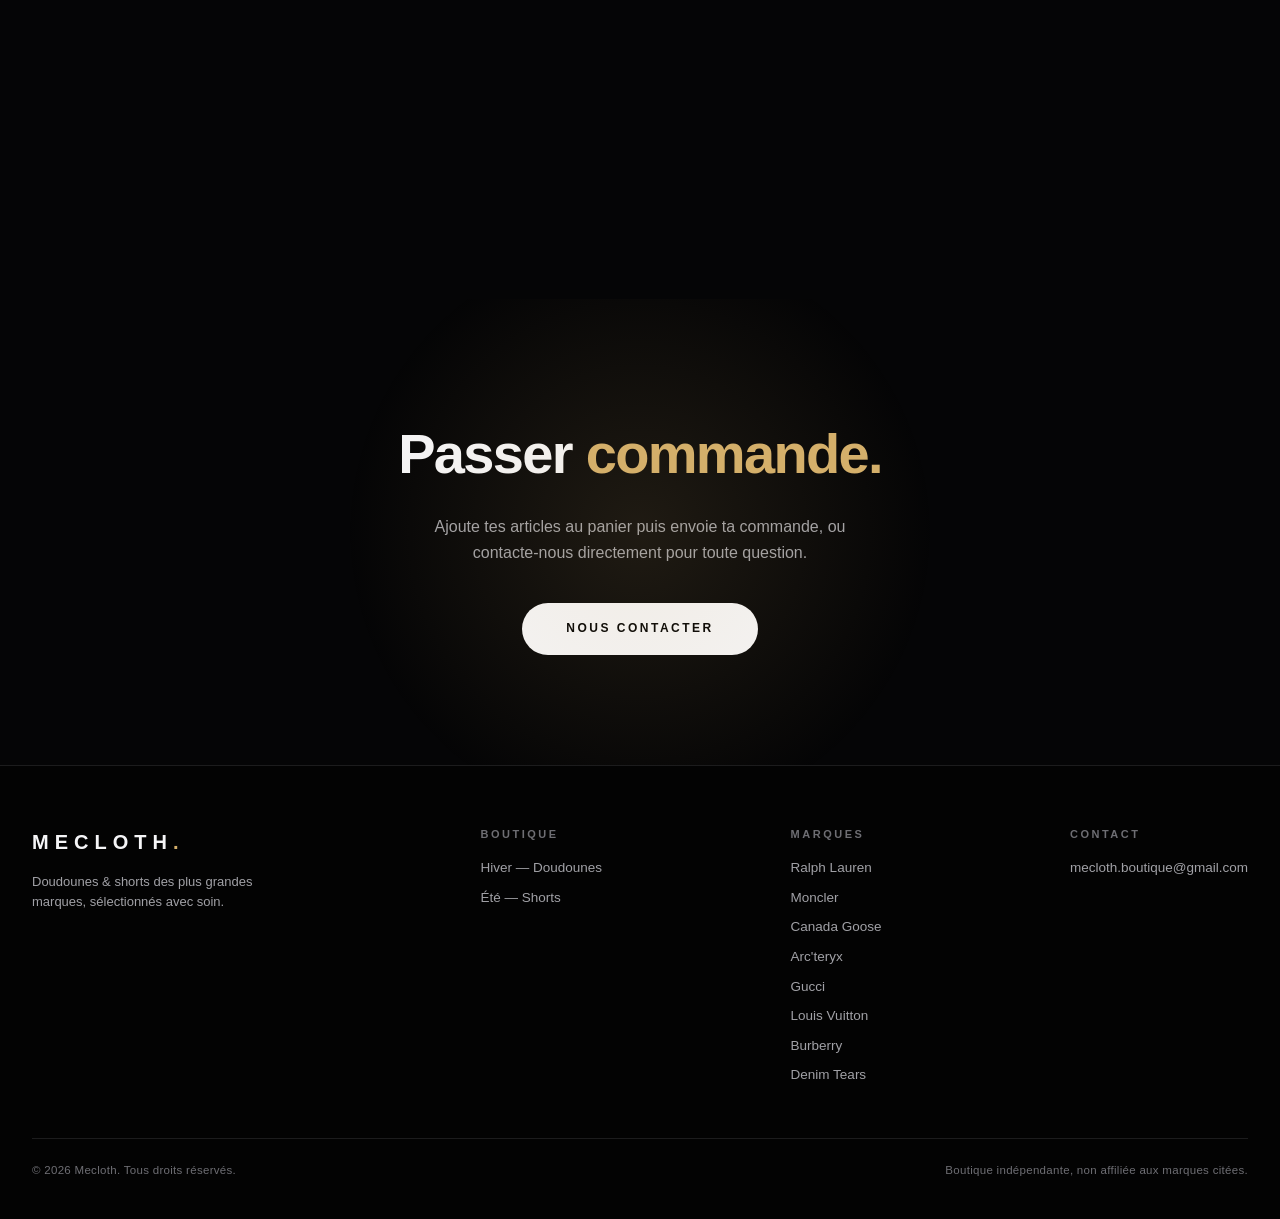
<file: produit.html>
<!DOCTYPE html>
<html lang="fr">
<head>
<meta charset="UTF-8">
<meta name="viewport" content="width=device-width, initial-scale=1.0">
<title>MECLOTH — Fiche produit</title>
<link rel="stylesheet" href="style.css?v=10">
</head>
<body>

<!-- Fond animé -->
<div class="fond-anime" aria-hidden="true">
  <div class="orbe orbe-1"></div>
  <div class="orbe orbe-2"></div>
  <div class="orbe orbe-3"></div>
  <canvas id="particules"></canvas>
</div>
<div class="grain" aria-hidden="true"></div>

<!-- Bandeau défilant -->
<div class="bandeau">
  <div class="bandeau-piste" aria-hidden="true">
    <span>Livraison <b>24-48h</b> partout en France</span>
    <span>·</span>
    <span>Articles <b>vérifiés</b> avant expédition</span>
    <span>·</span>
    <span>Paiement <b>sécurisé</b></span>
    <span>·</span>
    <span>Service client <b>7j/7</b></span>
    <span>·</span>
    <span>Livraison <b>24-48h</b> partout en France</span>
    <span>·</span>
    <span>Articles <b>vérifiés</b> avant expédition</span>
    <span>·</span>
    <span>Paiement <b>sécurisé</b></span>
    <span>·</span>
    <span>Service client <b>7j/7</b></span>
    <span>·</span>
  </div>
</div>

<header id="header">
  <div class="header-inner">
    <a href="index.html" class="logo">Mecloth<em>.</em></a>
    <nav class="principal">
      <a href="index.html#hiver">Hiver — Doudounes</a>
      <a href="index.html#ete">Été — Shorts</a>
      <a href="index.html#contact">Contact</a>
    </nav>
    <div class="header-actions">
      <button class="btn-panier" id="ouvre-panier" aria-label="Panier">
        <svg viewBox="0 0 24 24" fill="none" stroke="currentColor" stroke-width="1.6">
          <path d="M6 7h12l1.2 13H4.8L6 7z"/><path d="M9 10V6a3 3 0 0 1 6 0v4"/>
        </svg>
        <span class="badge-panier" id="badge-panier">0</span>
      </button>
      <button class="burger" id="burger" aria-label="Menu">
        <span></span><span></span><span></span>
      </button>
    </div>
  </div>
</header>

<!-- Menu mobile -->
<div class="menu-mobile" id="menu-mobile">
  <a href="index.html#hiver"><em>Collection froid</em>Hiver — Doudounes</a>
  <a href="index.html#ete"><em>Collection soleil</em>Été — Shorts</a>
  <a href="index.html#contact"><em>Une question ?</em>Contact</a>
</div>

<main>
  <div class="fiche" id="fiche">
    <!-- Rempli par le script -->
  </div>
</main>

<footer>
  <div class="footer-inner">
    <div>
      <a href="index.html" class="logo">Mecloth<em>.</em></a>
      <p style="color:var(--gris);font-size:13px;font-weight:300;max-width:260px;margin-top:14px;">
        Doudounes &amp; shorts des plus grandes marques, sélectionnés avec soin.
      </p>
    </div>
    <div class="footer-col">
      <h4>Boutique</h4>
      <a href="index.html#hiver">Hiver — Doudounes</a>
      <a href="index.html#ete">Été — Shorts</a>
    </div>
    <div class="footer-col">
      <h4>Marques</h4>
      <a href="index.html#hiver">Ralph Lauren</a>
      <a href="index.html#hiver">Moncler</a>
      <a href="index.html#hiver">Canada Goose</a>
      <a href="index.html#hiver">Arc'teryx</a>
      <a href="index.html#hiver">Gucci</a>
      <a href="index.html#hiver">Louis Vuitton</a>
      <a href="index.html#ete">Burberry</a>
      <a href="index.html#ete">Denim Tears</a>
    </div>
    <div class="footer-col">
      <h4>Contact</h4>
      <a href="mailto:mecloth.boutique@gmail.com">mecloth.boutique@gmail.com</a>
    </div>
  </div>
  <div class="footer-bas">
    <span>© 2026 Mecloth. Tous droits réservés.</span>
    <span>Boutique indépendante, non affiliée aux marques citées.</span>
  </div>
</footer>

<!-- Panier -->
<div class="voile" id="voile"></div>
<aside class="panier" id="panier">
  <div class="panier-tete">
    <h3>Ton panier</h3>
    <button id="ferme-panier" aria-label="Fermer">×</button>
  </div>
  <div class="panier-corps" id="panier-corps"></div>
  <div class="panier-pied">
    <div class="panier-total"><span>Total</span><span id="panier-total">0 €</span></div>
    <div class="panier-note">Déstockage : pièces uniques, une seule par commande.</div>
    <a href="https://t.trklinkx.com/click?pid=4784&offer_id=11664&sub3=doudoune" class="btn" id="commander" target="_blank">Payer la commande</a>
  </div>
</aside>

<div class="toast" id="toast">Ajouté au panier ✓</div>

<button class="haut" id="haut" aria-label="Retour en haut">
  <svg viewBox="0 0 24 24" fill="none" stroke="currentColor" stroke-width="2"><path d="M12 19V5M5 12l7-7 7 7"/></svg>
</button>

<script src="catalogue.js?v=10"></script>
<script>
/* ---------- Rendu de la fiche produit ---------- */
(function () {
  var params = new URLSearchParams(window.location.search);
  var id = parseInt(params.get('id'), 10);
  var p = produitParId(id);
  if (!p) { window.location.href = 'index.html'; return; }

  document.title = 'MECLOTH — ' + p.marque + ' ' + p.nom;

  var saisonNom = p.saison === 'hiver' ? 'Hiver — Doudounes' : 'Été — Shorts';
  var saisonLien = 'index.html#' + p.saison;
  var tailles = p.tailles.split(' · ');
  var galerie = p.photos && p.photos.length ? p.photos : (p.photo ? [p.photo] : []);

  /* Image principale : photo si dispo, sinon visuel stylisé */
  function imagePrincipale(src) {
    var badge = p.badge ? '<span class="badge' + (p.badge === 'Exclusif' ? ' or' : '') + '">' + p.badge + '</span>' : '';
    var dedans = src
      ? '<img src="' + src + '" alt="' + p.marque + ' ' + p.nom +
        '" onerror="photoManquante(this,' + p.id + ')">'
      : svgProduit(p);
    return badge + '<div class="visuel" style="background:' + p.fond + '">' + dedans + '</div>';
  }

  /* Une seule photo par article : pas de galerie de vignettes. */

  var relies = PRODUITS.filter(function (x) { return x.saison === p.saison && x.id !== p.id; }).slice(0, 4);

  document.getElementById('fiche').innerHTML =
    '<div class="fil">' +
      '<a href="index.html">Accueil</a><span class="sep">/</span>' +
      '<a href="' + saisonLien + '">' + saisonNom + '</a><span class="sep">/</span>' +
      '<span>' + p.nom + '</span>' +
    '</div>' +

    '<div class="fiche-grille">' +
      '<div class="galerie">' +
        '<div class="image-principale" id="image-principale">' + imagePrincipale(galerie[0]) + '</div>' +
      '</div>' +

      '<div class="fiche-infos">' +
        '<div class="marque-fiche">' + p.marque + '</div>' +
        '<h1>' + p.nom + '</h1>' +
        '<div class="prix-fiche">' + prixTexte(p) + '</div>' +
        '<p class="fiche-desc">' + p.desc + '</p>' +

        '<div class="choix-titre"><span>Taille</span><span class="valeur" id="taille-choisie">' + tailles[0] + '</span></div>' +
        '<div class="tailles-pills" id="tailles">' +
          tailles.map(function (t, i) {
            return '<button' + (i === 0 ? ' class="actif"' : '') + ' data-taille="' + t + '">' + t + '</button>';
          }).join('') +
        '</div>' +

        '<div class="achat-ligne">' +
          '<button class="btn-large" id="ajouter-fiche">Ajouter au panier</button>' +
        '</div>' +
        '<a class="btn-secondaire" id="commander-direct" href="https://t.trklinkx.com/click?pid=4784&offer_id=13027&sub3=doudoune" target="_blank">Commander directement cet article</a>' +

        '<ul class="rassurance">' +
          '<li><svg viewBox="0 0 24 24" fill="none" stroke="currentColor" stroke-width="2"><path d="M12 8v5m0 3h.01M12 3l9 16H3z"/></svg>Pièce unique — une seule par commande</li>' +
          '<li><svg viewBox="0 0 24 24" fill="none" stroke="currentColor" stroke-width="2"><path d="M5 12l5 5L20 7"/></svg>Article vérifié avant expédition</li>' +
          '<li><svg viewBox="0 0 24 24" fill="none" stroke="currentColor" stroke-width="2"><path d="M5 12l5 5L20 7"/></svg>Livraison 24-48h partout en France</li>' +
          '<li><svg viewBox="0 0 24 24" fill="none" stroke="currentColor" stroke-width="2"><path d="M5 12l5 5L20 7"/></svg>Paiement sécurisé &amp; service client 7j/7</li>' +
        '</ul>' +

        '<div class="accordeons">' +
          '<details open><summary>Description</summary><div class="contenu">' + p.desc + '</div></details>' +
          '<details><summary>Détails &amp; entretien</summary><div class="contenu">Article ' + p.marque + ' — tailles disponibles : ' + p.tailles + '. Détails complets, matières et conseils d\'entretien communiqués sur demande. N\'hésite pas à nous écrire pour plus de photos ou d\'informations.</div></details>' +
          '<details><summary>Livraison &amp; retours</summary><div class="contenu">Expédition soignée sous 24-48h partout en France avec suivi. Une question sur ta commande ? Le service client répond 7j/7 à mecloth.boutique@gmail.com.</div></details>' +
        '</div>' +
      '</div>' +
    '</div>' +

    '<div class="relies">' +
      '<h2>Tu aimeras <i>aussi.</i></h2>' +
      '<div class="grille">' + relies.map(carteProduit).join('') + '</div>' +
    '</div>';

  /* ---------- Interactions ---------- */
  var tailleChoisie = tailles[0];

  document.getElementById('tailles').addEventListener('click', function (e) {
    var b = e.target.closest('button');
    if (!b) return;
    this.querySelectorAll('button').forEach(function (x) { x.classList.remove('actif'); });
    b.classList.add('actif');
    tailleChoisie = b.dataset.taille;
    document.getElementById('taille-choisie').textContent = tailleChoisie;
  });

  // Destockage : pas de quantite, on ajoute toujours un seul exemplaire.
  document.getElementById('ajouter-fiche').addEventListener('click', function () {
    ajouterAuPanier(p.id, tailleChoisie);
    ouvrePanier();
  });

})();
</script>
<script src="site.js?v=10"></script>

</body>
</html>
</file>
<file: style.css>
:root {
  --fond: #050506;
  --carte: rgba(255,255,255,.045);
  --blanc: #f5f5f7;
  --gris: #a1a1a6;
  --gris-2: #6e6e73;
  --ligne: rgba(255,255,255,.1);
  --or: #d4af6a;
  --or-clair: #e8cf9a;
  --bleu: #6aa5ff;
  /* Police Apple : SF Pro sur Mac/iPhone, équivalent système ailleurs */
  --sans: -apple-system, BlinkMacSystemFont, 'SF Pro Display', 'SF Pro Text',
          'Helvetica Neue', 'Segoe UI', Roboto, Arial, sans-serif;
  --transition: cubic-bezier(.22,.61,.36,1);
}
* { margin: 0; padding: 0; box-sizing: border-box; }
html { scroll-behavior: smooth; }
body {
  font-family: var(--sans);
  background: var(--fond);
  color: var(--blanc);
  line-height: 1.6;
  overflow-x: hidden;
  -webkit-font-smoothing: antialiased;
}
::selection { background: var(--or); color: #000; }
img, svg { display: block; max-width: 100%; }
button { font-family: inherit; cursor: pointer; }

/* ============ FOND ANIMÉ ============ */
.fond-anime {
  position: fixed;
  inset: 0;
  z-index: 0;
  pointer-events: none;
  overflow: hidden;
}
.orbe {
  position: absolute;
  border-radius: 50%;
  filter: blur(110px);
  opacity: .55;
  will-change: transform;
}
.orbe-1 {
  width: 55vw; height: 55vw;
  background: radial-gradient(circle, rgba(212,175,106,.32), transparent 65%);
  top: -18vw; left: -12vw;
  animation: derive-1 26s ease-in-out infinite alternate;
}
.orbe-2 {
  width: 48vw; height: 48vw;
  background: radial-gradient(circle, rgba(106,165,255,.20), transparent 65%);
  top: 30%; right: -16vw;
  animation: derive-2 32s ease-in-out infinite alternate;
}
.orbe-3 {
  width: 42vw; height: 42vw;
  background: radial-gradient(circle, rgba(180,120,255,.15), transparent 65%);
  bottom: -14vw; left: 20%;
  animation: derive-3 38s ease-in-out infinite alternate;
}
@keyframes derive-1 {
  from { transform: translate(0,0) scale(1); }
  to   { transform: translate(14vw, 10vh) scale(1.18); }
}
@keyframes derive-2 {
  from { transform: translate(0,0) scale(1.1); }
  to   { transform: translate(-12vw, -12vh) scale(.92); }
}
@keyframes derive-3 {
  from { transform: translate(0,0) scale(.95); }
  to   { transform: translate(10vw, -10vh) scale(1.15); }
}
#particules {
  position: absolute;
  inset: 0;
  width: 100%;
  height: 100%;
}
.grain {
  position: fixed;
  inset: 0;
  z-index: 1;
  pointer-events: none;
  opacity: .5;
  background-image: url("data:image/svg+xml,%3Csvg xmlns='http://www.w3.org/2000/svg' width='120' height='120'%3E%3Cfilter id='n'%3E%3CfeTurbulence type='fractalNoise' baseFrequency='0.9' numOctaves='2'/%3E%3CfeColorMatrix values='0 0 0 0 1 0 0 0 0 1 0 0 0 0 1 0 0 0 0.03 0'/%3E%3C/filter%3E%3Crect width='120' height='120' filter='url(%23n)'/%3E%3C/svg%3E");
}
main, header, footer, .bandeau, .menu-mobile { position: relative; z-index: 2; }

/* ============ REVEAL AU SCROLL ============ */
.reveal {
  opacity: 0;
  transform: translateY(36px);
  transition: opacity .9s var(--transition), transform .9s var(--transition);
}
.reveal.visible { opacity: 1; transform: none; }
.reveal-delai-1 { transition-delay: .1s; }
.reveal-delai-2 { transition-delay: .2s; }
.reveal-delai-3 { transition-delay: .3s; }

/* ============ BANDEAU ============ */
.bandeau {
  background: rgba(255,255,255,.05);
  border-bottom: 1px solid var(--ligne);
  color: var(--gris);
  overflow: hidden;
  font-size: 11px;
  letter-spacing: 2.5px;
  text-transform: uppercase;
  padding: 9px 0;
}
.bandeau-piste {
  display: flex;
  width: max-content;
  animation: defile 28s linear infinite;
}
.bandeau-piste span { padding: 0 34px; white-space: nowrap; }
.bandeau-piste span b { color: var(--or-clair); font-weight: 500; }
@keyframes defile { to { transform: translateX(-50%); } }

/* ============ HEADER ============ */
header {
  position: sticky;
  top: 0;
  z-index: 200;
  background: rgba(5,5,6,.6);
  backdrop-filter: blur(18px) saturate(1.4);
  -webkit-backdrop-filter: blur(18px) saturate(1.4);
  border-bottom: 1px solid transparent;
  transition: border-color .3s;
}
header.scrolle { border-color: var(--ligne); }
.header-inner {
  max-width: 1360px;
  margin: 0 auto;
  padding: 20px 32px;
  display: flex;
  align-items: center;
  justify-content: space-between;
  gap: 24px;
}
.logo {
  font-size: 24px;
  font-weight: 700;
  letter-spacing: 6px;
  text-transform: uppercase;
  text-decoration: none;
  color: var(--blanc);
}
.logo em { color: var(--or); font-style: normal; }
nav.principal { display: flex; gap: 34px; }
nav.principal a {
  text-decoration: none;
  color: var(--gris);
  font-size: 12px;
  font-weight: 500;
  letter-spacing: 2px;
  text-transform: uppercase;
  position: relative;
  padding: 4px 0;
  transition: color .3s;
}
nav.principal a:hover { color: var(--blanc); }
nav.principal a::after {
  content: '';
  position: absolute;
  left: 0; bottom: 0;
  width: 100%; height: 1.5px;
  background: var(--or);
  transform: scaleX(0);
  transform-origin: right;
  transition: transform .35s var(--transition);
}
nav.principal a:hover::after { transform: scaleX(1); transform-origin: left; }
.header-actions { display: flex; align-items: center; gap: 18px; }
.btn-panier {
  background: none;
  border: none;
  position: relative;
  padding: 6px;
  display: flex;
  color: var(--blanc);
}
.btn-panier svg { width: 22px; height: 22px; }
.badge-panier {
  position: absolute;
  top: -2px; right: -4px;
  background: var(--or);
  color: #000;
  font-size: 10px;
  font-weight: 700;
  min-width: 17px; height: 17px;
  border-radius: 50%;
  display: flex;
  align-items: center;
  justify-content: center;
  transform: scale(0);
  transition: transform .25s var(--transition);
}
.badge-panier.actif { transform: scale(1); }
.burger {
  display: none;
  background: none;
  border: none;
  width: 30px; height: 22px;
  position: relative;
}
.burger span {
  position: absolute;
  left: 0;
  width: 100%; height: 2px;
  background: var(--blanc);
  transition: all .3s var(--transition);
}
.burger span:nth-child(1) { top: 0; }
.burger span:nth-child(2) { top: 10px; }
.burger span:nth-child(3) { top: 20px; }
body.menu-ouvert .burger span:nth-child(1) { top: 10px; transform: rotate(45deg); }
body.menu-ouvert .burger span:nth-child(2) { opacity: 0; }
body.menu-ouvert .burger span:nth-child(3) { top: 10px; transform: rotate(-45deg); }

/* Menu mobile */
.menu-mobile {
  position: fixed;
  inset: 0;
  background: rgba(5,5,6,.96);
  backdrop-filter: blur(20px);
  z-index: 190;
  display: flex;
  flex-direction: column;
  align-items: center;
  justify-content: center;
  gap: 38px;
  opacity: 0;
  pointer-events: none;
  transition: opacity .35s;
}
body.menu-ouvert .menu-mobile { opacity: 1; pointer-events: auto; }
.menu-mobile a {
  font-size: 30px;
  font-weight: 700;
  letter-spacing: -.5px;
  text-decoration: none;
  color: var(--blanc);
  text-align: center;
}
.menu-mobile a em {
  color: var(--or);
  font-style: normal;
  font-size: 12px;
  font-weight: 500;
  letter-spacing: 3px;
  text-transform: uppercase;
  display: block;
  margin-bottom: 6px;
}

/* ============ HERO ============ */
.hero {
  max-width: 1360px;
  margin: 0 auto;
  padding: 84px 32px 30px;
}
.hero-titres { text-align: center; margin-bottom: 60px; }
.sur-titre {
  font-size: 12px;
  letter-spacing: 5px;
  text-transform: uppercase;
  color: var(--or);
  font-weight: 600;
  margin-bottom: 20px;
}
.hero h1 {
  font-size: clamp(46px, 8vw, 104px);
  font-weight: 700;
  line-height: 1.02;
  letter-spacing: -.03em;
}
.hero h1 .ligne { display: block; overflow: hidden; }
.hero h1 .ligne > span {
  display: inline-block;
  transform: translateY(110%);
  animation: monte 1s var(--transition) forwards;
}
.hero h1 .ligne:nth-child(2) > span { animation-delay: .15s; }
.hero h1 i, .titre-or {
  font-style: normal;
  background: linear-gradient(100deg, var(--or) 10%, var(--or-clair) 45%, #fff 70%, var(--or) 95%);
  background-size: 220% auto;
  -webkit-background-clip: text;
  background-clip: text;
  color: transparent;
  animation: brillance 6s linear infinite;
}
@keyframes brillance { to { background-position: 220% center; } }
@keyframes monte { to { transform: none; } }
.hero-sous {
  margin-top: 24px;
  color: var(--gris);
  font-size: 17px;
  font-weight: 300;
  letter-spacing: .2px;
}

/* Duo saisons */
.duo {
  display: grid;
  grid-template-columns: 1fr 1fr;
  gap: 22px;
}
.panneau {
  position: relative;
  border-radius: 18px;
  overflow: hidden;
  min-height: 520px;
  display: flex;
  align-items: flex-end;
  text-decoration: none;
  isolation: isolate;
  border: 1px solid var(--ligne);
}
.panneau .fond {
  position: absolute;
  inset: 0;
  z-index: -1;
  transition: transform 1.1s var(--transition);
}
.panneau:hover .fond { transform: scale(1.055); }
.panneau-hiver .fond {
  background:
    radial-gradient(ellipse 80% 55% at 75% 8%, rgba(150,190,235,.34), transparent 60%),
    linear-gradient(168deg, #0e1622 0%, #16283e 40%, #0a111c 100%);
}
.panneau-ete .fond {
  background:
    radial-gradient(ellipse 70% 50% at 25% 10%, rgba(255,190,100,.30), transparent 60%),
    linear-gradient(168deg, #1e1408 0%, #3a2712 40%, #140d05 100%);
}
.panneau-contenu {
  width: 100%;
  padding: 34px;
  background: linear-gradient(transparent, rgba(0,0,0,.55));
  color: #fff;
}
.panneau-contenu .saison-tag {
  font-size: 11px;
  letter-spacing: 4px;
  text-transform: uppercase;
  color: var(--or-clair);
}
.panneau-contenu h2 {
  font-size: clamp(26px, 3.2vw, 40px);
  font-weight: 700;
  letter-spacing: -.02em;
  margin: 8px 0 14px;
}
.panneau-contenu .lien {
  display: inline-flex;
  align-items: center;
  gap: 10px;
  font-size: 12px;
  letter-spacing: 2.5px;
  text-transform: uppercase;
  font-weight: 600;
  border-bottom: 1px solid rgba(255,255,255,.4);
  padding-bottom: 4px;
}
.panneau-contenu .lien svg { width: 16px; height: 16px; transition: transform .3s; }
.panneau:hover .lien svg { transform: translateX(6px); }
.visuel-panneau {
  position: absolute;
  top: 50%; left: 50%;
  transform: translate(-50%, -58%);
  width: min(60%, 290px);
  z-index: -1;
  filter: drop-shadow(0 30px 44px rgba(0,0,0,.5));
  transition: transform .9s var(--transition);
  animation: flotte 6s ease-in-out infinite alternate;
}
@keyframes flotte {
  from { margin-top: -8px; }
  to   { margin-top: 8px; }
}
.panneau:hover .visuel-panneau { transform: translate(-50%, -62%) rotate(-2deg); }

/* ============ MARQUEE MARQUES ============ */
.marquee {
  border-top: 1px solid var(--ligne);
  border-bottom: 1px solid var(--ligne);
  margin: 90px 0 0;
  padding: 28px 0;
  overflow: hidden;
}
.marquee-piste {
  display: flex;
  width: max-content;
  align-items: center;
  animation: defile 32s linear infinite;
}
.marquee-piste span {
  font-size: 24px;
  font-weight: 600;
  letter-spacing: 4px;
  text-transform: uppercase;
  color: rgba(255,255,255,.16);
  padding: 0 48px;
  white-space: nowrap;
  transition: color .3s;
}
.marquee-piste:hover { animation-play-state: paused; }
.marquee-piste span:hover { color: var(--blanc); }
.marquee-piste .point { color: var(--or); padding: 0; font-size: 13px; }

/* ============ SECTIONS PRODUITS ============ */
section.boutique {
  max-width: 1360px;
  margin: 0 auto;
  padding: 100px 32px 40px;
}
.entete-section {
  display: flex;
  align-items: flex-end;
  justify-content: space-between;
  flex-wrap: wrap;
  gap: 18px;
  margin-bottom: 20px;
}
.entete-section .num {
  font-size: 12px;
  letter-spacing: 4px;
  color: var(--or);
  font-weight: 600;
  text-transform: uppercase;
  display: block;
  margin-bottom: 12px;
}
.entete-section h2 {
  font-size: clamp(34px, 4.8vw, 60px);
  font-weight: 700;
  letter-spacing: -.03em;
  line-height: 1.05;
}
.entete-section h2 i { font-style: normal; color: var(--or); }
.entete-section p { color: var(--gris); font-weight: 300; max-width: 380px; }

.filtres {
  display: flex;
  flex-wrap: wrap;
  gap: 8px;
  margin: 32px 0 40px;
}
.filtres button {
  font-size: 11px;
  font-weight: 500;
  letter-spacing: 2px;
  text-transform: uppercase;
  padding: 10px 22px;
  background: transparent;
  border: 1px solid var(--ligne);
  border-radius: 100px;
  color: var(--gris);
  transition: all .25s var(--transition);
}
.filtres button:hover { border-color: rgba(255,255,255,.4); color: var(--blanc); }
.filtres button.actif { background: var(--blanc); border-color: var(--blanc); color: #000; }

.grille {
  display: grid;
  grid-template-columns: repeat(auto-fill, minmax(270px, 1fr));
  gap: 36px 26px;
}
.carte {
  opacity: 0;
  transform: translateY(28px);
  animation: apparait .7s var(--transition) forwards;
}
@keyframes apparait { to { opacity: 1; transform: none; } }
.carte a { text-decoration: none; color: inherit; }
.carte-photo {
  position: relative;
  aspect-ratio: 4 / 5;
  border-radius: 14px;
  overflow: hidden;
  cursor: pointer;
  border: 1px solid var(--ligne);
  background: var(--carte);
  transition: border-color .3s, box-shadow .3s;
  display: block;
}
.carte:hover .carte-photo {
  border-color: rgba(212,175,106,.45);
  box-shadow: 0 24px 60px rgba(0,0,0,.5), 0 0 40px rgba(212,175,106,.07);
}
.carte-photo .visuel {
  position: absolute;
  inset: 0;
  display: flex;
  align-items: center;
  justify-content: center;
  transition: transform .8s var(--transition);
}
.carte:hover .carte-photo .visuel { transform: scale(1.06); }
.carte-photo .visuel svg { width: 58%; filter: drop-shadow(0 18px 30px rgba(0,0,0,.45)); }
/* Photos detourees : contain, jamais cover -> l'article n'est jamais rogne */
.carte-photo img {
  position: absolute;
  inset: 0;
  width: 100%;
  height: 100%;
  object-fit: contain;
  filter: drop-shadow(0 18px 30px rgba(0,0,0,.45));
}
.badge {
  position: absolute;
  top: 14px; left: 14px;
  z-index: 2;
  background: rgba(0,0,0,.55);
  backdrop-filter: blur(8px);
  color: var(--blanc);
  font-size: 10px;
  font-weight: 600;
  letter-spacing: 2px;
  text-transform: uppercase;
  padding: 6px 12px;
  border-radius: 100px;
  border: 1px solid var(--ligne);
}
.badge.or { color: var(--or-clair); border-color: rgba(212,175,106,.4); }
.carte-ajout {
  position: absolute;
  left: 14px; right: 14px; bottom: 14px;
  z-index: 2;
  padding: 13px;
  background: rgba(245,245,247,.94);
  color: #000;
  border: none;
  border-radius: 10px;
  font-size: 11px;
  font-weight: 600;
  letter-spacing: 2px;
  text-transform: uppercase;
  opacity: 0;
  transform: translateY(10px);
  transition: all .35s var(--transition);
  backdrop-filter: blur(6px);
  /* Invisible = non cliquable. Sans cela le bouton intercepte les clics
     destines a la photo et ouvre le panier au lieu d'ouvrir la fiche. */
  pointer-events: none;
}
.carte:hover .carte-ajout {
  opacity: 1;
  transform: none;
  pointer-events: auto;
}
.carte-ajout:hover { background: var(--or); }
.carte-infos { padding: 16px 4px 0; }
.carte-marque {
  font-size: 10.5px;
  font-weight: 600;
  letter-spacing: 2.5px;
  text-transform: uppercase;
  color: var(--or);
}
.carte-nom {
  font-size: 17px;
  font-weight: 600;
  letter-spacing: -.01em;
  margin-top: 3px;
}
.carte-bas {
  display: flex;
  align-items: baseline;
  justify-content: space-between;
  margin-top: 6px;
}
.carte-prix { font-size: 14px; font-weight: 600; }
.carte-prix .demande { font-weight: 400; color: var(--gris); font-size: 12.5px; letter-spacing: .3px; }
.carte-tailles { font-size: 11px; color: var(--gris-2); letter-spacing: 1.5px; }

/* ============ CITATION ============ */
.citation {
  margin-top: 110px;
  padding: 120px 32px;
  text-align: center;
  position: relative;
  overflow: hidden;
  border-top: 1px solid var(--ligne);
  border-bottom: 1px solid var(--ligne);
  background: rgba(255,255,255,.02);
}
.citation::before {
  content: 'M';
  position: absolute;
  font-size: 560px;
  font-weight: 700;
  line-height: 1;
  color: rgba(255,255,255,.025);
  top: 50%; left: 50%;
  transform: translate(-50%, -50%);
  pointer-events: none;
}
.citation blockquote {
  font-size: clamp(26px, 4vw, 46px);
  font-weight: 600;
  letter-spacing: -.02em;
  max-width: 860px;
  margin: 0 auto;
  line-height: 1.25;
}
.citation .auteur {
  margin-top: 26px;
  font-size: 12px;
  letter-spacing: 4px;
  text-transform: uppercase;
  color: var(--or);
}

/* ============ AVANTAGES ============ */
.avantages {
  max-width: 1360px;
  margin: 0 auto;
  padding: 96px 32px;
  display: grid;
  grid-template-columns: repeat(auto-fit, minmax(230px, 1fr));
  gap: 40px;
}
.avantage { border-top: 1px solid var(--ligne); padding-top: 24px; }
.avantage .num { color: var(--or); font-size: 15px; font-weight: 600; }
.avantage h3 {
  font-size: 13px;
  font-weight: 600;
  letter-spacing: 2.5px;
  text-transform: uppercase;
  margin: 12px 0 8px;
}
.avantage p { font-size: 13.5px; color: var(--gris); font-weight: 300; }

/* ============ CONTACT ============ */
.contact {
  padding: 110px 32px;
  text-align: center;
  position: relative;
  overflow: hidden;
}
.contact::before {
  content: '';
  position: absolute;
  width: 640px; height: 640px;
  border-radius: 50%;
  background: radial-gradient(circle, rgba(212,175,106,.13), transparent 65%);
  top: 50%; left: 50%;
  transform: translate(-50%, -50%);
  pointer-events: none;
}
.contact h2 {
  font-size: clamp(32px, 4.6vw, 56px);
  font-weight: 700;
  letter-spacing: -.03em;
}
.contact h2 i { font-style: normal; color: var(--or); }
.contact p { color: var(--gris); margin: 16px auto 38px; max-width: 460px; font-weight: 300; }
.btn {
  display: inline-block;
  padding: 16px 44px;
  font-size: 12px;
  font-weight: 600;
  letter-spacing: 2.5px;
  text-transform: uppercase;
  text-decoration: none;
  border: none;
  border-radius: 100px;
  background: var(--blanc);
  color: #000;
  transition: all .3s var(--transition);
}
.btn:hover { background: var(--or); transform: translateY(-2px); box-shadow: 0 14px 34px rgba(212,175,106,.25); }

/* ============ FOOTER ============ */
footer {
  border-top: 1px solid var(--ligne);
  padding: 60px 32px 40px;
  background: rgba(0,0,0,.35);
}
.footer-inner {
  max-width: 1360px;
  margin: 0 auto;
  display: flex;
  flex-wrap: wrap;
  justify-content: space-between;
  gap: 30px;
  align-items: flex-start;
}
.footer-inner .logo { font-size: 20px; }
.footer-col h4 {
  font-size: 11px;
  letter-spacing: 2.5px;
  text-transform: uppercase;
  color: var(--gris-2);
  margin-bottom: 14px;
  font-weight: 600;
}
.footer-col a {
  display: block;
  color: var(--gris);
  text-decoration: none;
  font-size: 13.5px;
  margin-bottom: 8px;
  font-weight: 300;
  transition: color .25s;
}
.footer-col a:hover { color: var(--or-clair); }
.footer-bas {
  max-width: 1360px;
  margin: 44px auto 0;
  padding-top: 22px;
  border-top: 1px solid var(--ligne);
  display: flex;
  flex-wrap: wrap;
  justify-content: space-between;
  gap: 10px;
  font-size: 11.5px;
  color: var(--gris-2);
  letter-spacing: .3px;
}

/* ============ PANIER ============ */
.voile {
  position: fixed;
  inset: 0;
  background: rgba(0,0,0,.6);
  z-index: 400;
  opacity: 0;
  pointer-events: none;
  transition: opacity .35s;
}
body.panier-ouvert .voile { opacity: 1; pointer-events: auto; }
.panier {
  position: fixed;
  top: 0; right: 0;
  width: min(420px, 100vw);
  height: 100%;
  background: #0c0c0e;
  border-left: 1px solid var(--ligne);
  z-index: 401;
  display: flex;
  flex-direction: column;
  transform: translateX(100%);
  transition: transform .45s var(--transition);
  box-shadow: -30px 0 80px rgba(0,0,0,.6);
}
body.panier-ouvert .panier { transform: none; }
.panier-tete {
  display: flex;
  align-items: center;
  justify-content: space-between;
  padding: 24px 26px;
  border-bottom: 1px solid var(--ligne);
}
.panier-tete h3 { font-size: 20px; font-weight: 700; letter-spacing: -.01em; }
.panier-tete button { background: none; border: none; font-size: 26px; line-height: 1; color: var(--gris); }
.panier-corps { flex: 1; overflow-y: auto; padding: 20px 26px; }
.panier-vide {
  text-align: center;
  color: var(--gris);
  padding: 60px 0;
  font-weight: 300;
}
.ligne-panier {
  display: flex;
  gap: 14px;
  padding: 14px 0;
  border-bottom: 1px solid var(--ligne);
}
.ligne-panier .mini {
  width: 64px; height: 80px;
  border-radius: 8px;
  flex-shrink: 0;
  display: flex;
  align-items: center;
  justify-content: center;
  overflow: hidden;
  border: 1px solid var(--ligne);
}
.ligne-panier .mini svg { width: 60%; }
.ligne-panier .mini img { width: 100%; height: 100%; object-fit: cover; }
.ligne-panier .det { flex: 1; }
.ligne-panier .det .m { font-size: 10px; letter-spacing: 2px; text-transform: uppercase; color: var(--or); font-weight: 600; }
.ligne-panier .det .n { font-size: 14.5px; font-weight: 600; }
.ligne-panier .det .p { font-size: 13px; margin-top: 4px; color: var(--gris); }
.ligne-panier .det .t { font-size: 11.5px; color: var(--gris-2); margin-top: 2px; letter-spacing: .5px; }
.qte {
  display: inline-flex;
  align-items: center;
  border: 1px solid var(--ligne);
  border-radius: 100px;
  margin-top: 8px;
}
.qte button { background: none; border: none; width: 26px; height: 26px; font-size: 14px; color: var(--gris); }
.qte button:hover { color: var(--blanc); }
.qte span { font-size: 12px; min-width: 20px; text-align: center; }
.ligne-panier .suppr { background: none; border: none; color: var(--gris-2); font-size: 18px; align-self: flex-start; }
.ligne-panier .suppr:hover { color: var(--blanc); }
.panier-pied {
  border-top: 1px solid var(--ligne);
  padding: 20px 26px 26px;
}
.panier-total {
  display: flex;
  justify-content: space-between;
  font-size: 14px;
  font-weight: 600;
  margin-bottom: 6px;
}
.panier-note { font-size: 11.5px; color: var(--gris-2); margin-bottom: 16px; }
.panier-pied .btn { width: 100%; text-align: center; border-radius: 12px; }

/* Toast */
.toast {
  position: fixed;
  bottom: 28px; left: 50%;
  transform: translate(-50%, 80px);
  background: var(--blanc);
  color: #000;
  font-size: 12.5px;
  font-weight: 500;
  letter-spacing: .5px;
  padding: 13px 26px;
  border-radius: 100px;
  z-index: 500;
  opacity: 0;
  transition: all .4s var(--transition);
  pointer-events: none;
  box-shadow: 0 16px 44px rgba(0,0,0,.5);
}
.toast.actif { opacity: 1; transform: translate(-50%, 0); }

/* Retour en haut */
.haut {
  position: fixed;
  bottom: 26px; right: 26px;
  width: 46px; height: 46px;
  border-radius: 50%;
  background: rgba(255,255,255,.06);
  border: 1px solid var(--ligne);
  backdrop-filter: blur(10px);
  color: var(--blanc);
  z-index: 150;
  display: flex;
  align-items: center;
  justify-content: center;
  opacity: 0;
  pointer-events: none;
  transition: all .3s;
}
.haut.actif { opacity: 1; pointer-events: auto; }
.haut:hover { background: var(--blanc); color: #000; }
.haut svg { width: 18px; height: 18px; }

/* ============ FICHE PRODUIT ============ */
.fiche {
  max-width: 1360px;
  margin: 0 auto;
  padding: 40px 32px 80px;
}
.fil {
  font-size: 12px;
  letter-spacing: 1px;
  color: var(--gris-2);
  margin-bottom: 34px;
}
.fil a { color: var(--gris); text-decoration: none; transition: color .25s; }
.fil a:hover { color: var(--or-clair); }
.fil .sep { padding: 0 10px; color: var(--gris-2); }
.fiche-grille {
  display: grid;
  grid-template-columns: minmax(0, 1.05fr) minmax(0, 1fr);
  gap: 64px;
  align-items: start;
}

/* Galerie */
.galerie { position: sticky; top: 110px; }
.image-principale {
  position: relative;
  aspect-ratio: 4 / 5;
  border-radius: 18px;
  overflow: hidden;
  border: 1px solid var(--ligne);
  background: var(--carte);
}
.image-principale .visuel {
  position: absolute;
  inset: 0;
  display: flex;
  align-items: center;
  justify-content: center;
}
.image-principale .visuel svg {
  width: 56%;
  filter: drop-shadow(0 24px 44px rgba(0,0,0,.5));
  animation: flotte 6s ease-in-out infinite alternate;
}
.image-principale img {
  position: absolute;
  inset: 0;
  width: 100%;
  height: 100%;
  object-fit: contain;
  filter: drop-shadow(0 24px 44px rgba(0,0,0,.5));
}
.image-principale .badge { top: 18px; left: 18px; }

/* Infos produit */
.fiche-infos .marque-fiche {
  font-size: 12px;
  font-weight: 600;
  letter-spacing: 3px;
  text-transform: uppercase;
  color: var(--or);
}
.fiche-infos h1 {
  font-size: clamp(30px, 4vw, 46px);
  font-weight: 700;
  letter-spacing: -.02em;
  line-height: 1.1;
  margin: 8px 0 14px;
}
.prix-fiche { font-size: 22px; font-weight: 600; }
.prix-fiche .demande { font-size: 16px; font-weight: 400; color: var(--gris); }
.fiche-desc {
  color: var(--gris);
  font-weight: 300;
  font-size: 15px;
  margin: 22px 0 30px;
  max-width: 480px;
}
.choix-titre {
  display: flex;
  justify-content: space-between;
  align-items: baseline;
  font-size: 12px;
  font-weight: 600;
  letter-spacing: 2px;
  text-transform: uppercase;
  margin-bottom: 12px;
}
.choix-titre .valeur { color: var(--gris); font-weight: 400; letter-spacing: .5px; text-transform: none; }
.tailles-pills {
  display: flex;
  flex-wrap: wrap;
  gap: 10px;
  margin-bottom: 28px;
}
.tailles-pills button {
  min-width: 52px;
  padding: 12px 16px;
  background: transparent;
  border: 1px solid var(--ligne);
  border-radius: 12px;
  color: var(--gris);
  font-size: 13px;
  font-weight: 600;
  transition: all .25s var(--transition);
}
.tailles-pills button:hover { border-color: rgba(255,255,255,.45); color: var(--blanc); }
.tailles-pills button.actif {
  background: var(--blanc);
  border-color: var(--blanc);
  color: #000;
}
.achat-ligne {
  display: flex;
  gap: 14px;
  align-items: stretch;
  margin-bottom: 14px;
}
.qte-fiche {
  display: flex;
  align-items: center;
  border: 1px solid var(--ligne);
  border-radius: 14px;
}
.qte-fiche button {
  background: none;
  border: none;
  width: 44px; height: 100%;
  font-size: 18px;
  color: var(--gris);
}
.qte-fiche button:hover { color: var(--blanc); }
.qte-fiche span { min-width: 26px; text-align: center; font-weight: 600; }
.btn-large {
  flex: 1;
  padding: 17px 20px;
  font-size: 12.5px;
  font-weight: 600;
  letter-spacing: 2.5px;
  text-transform: uppercase;
  border: none;
  border-radius: 14px;
  background: var(--blanc);
  color: #000;
  transition: all .3s var(--transition);
}
.btn-large:hover { background: var(--or); transform: translateY(-1px); box-shadow: 0 14px 34px rgba(212,175,106,.25); }
.btn-secondaire {
  display: block;
  width: 100%;
  text-align: center;
  padding: 15px 20px;
  font-size: 12px;
  font-weight: 600;
  letter-spacing: 2.5px;
  text-transform: uppercase;
  text-decoration: none;
  border: 1px solid var(--ligne);
  border-radius: 14px;
  background: transparent;
  color: var(--blanc);
  transition: all .3s var(--transition);
}
.btn-secondaire:hover { border-color: var(--or); color: var(--or-clair); }
.rassurance {
  list-style: none;
  margin: 30px 0 34px;
  display: grid;
  gap: 10px;
}
.rassurance li {
  display: flex;
  align-items: center;
  gap: 12px;
  font-size: 13px;
  color: var(--gris);
  font-weight: 300;
}
.rassurance svg { width: 16px; height: 16px; color: var(--or); flex-shrink: 0; }
.accordeons details {
  border-top: 1px solid var(--ligne);
}
.accordeons details:last-child { border-bottom: 1px solid var(--ligne); }
.accordeons summary {
  list-style: none;
  cursor: pointer;
  padding: 18px 0;
  font-size: 12.5px;
  font-weight: 600;
  letter-spacing: 2px;
  text-transform: uppercase;
  display: flex;
  justify-content: space-between;
  align-items: center;
}
.accordeons summary::-webkit-details-marker { display: none; }
.accordeons summary::after {
  content: '+';
  font-size: 18px;
  font-weight: 400;
  color: var(--gris);
  transition: transform .3s;
}
.accordeons details[open] summary::after { transform: rotate(45deg); }
.accordeons .contenu {
  padding: 0 0 20px;
  font-size: 14px;
  color: var(--gris);
  font-weight: 300;
  max-width: 480px;
}
.relies { margin-top: 90px; }
.relies h2 {
  font-size: clamp(24px, 3vw, 34px);
  font-weight: 700;
  letter-spacing: -.02em;
  margin-bottom: 34px;
}
.relies h2 i { font-style: normal; color: var(--or); }

@media (max-width: 960px) {
  .fiche-grille { grid-template-columns: 1fr; gap: 40px; }
  .galerie { position: static; }
}
@media (max-width: 860px) {
  nav.principal { display: none; }
  .burger { display: block; }
  .duo { grid-template-columns: 1fr; }
  .panneau { min-height: 380px; }
  section.boutique { padding: 64px 20px 30px; }
  .hero { padding: 50px 20px 20px; }
  .header-inner { padding: 16px 20px; }
  .avantages { padding: 60px 20px; }
  .fiche { padding: 28px 20px 60px; }
  .orbe { filter: blur(70px); }
}
@media (prefers-reduced-motion: reduce) {
  .orbe, .visuel-panneau, .bandeau-piste, .marquee-piste, .image-principale .visuel svg { animation: none !important; }
}
</file>
